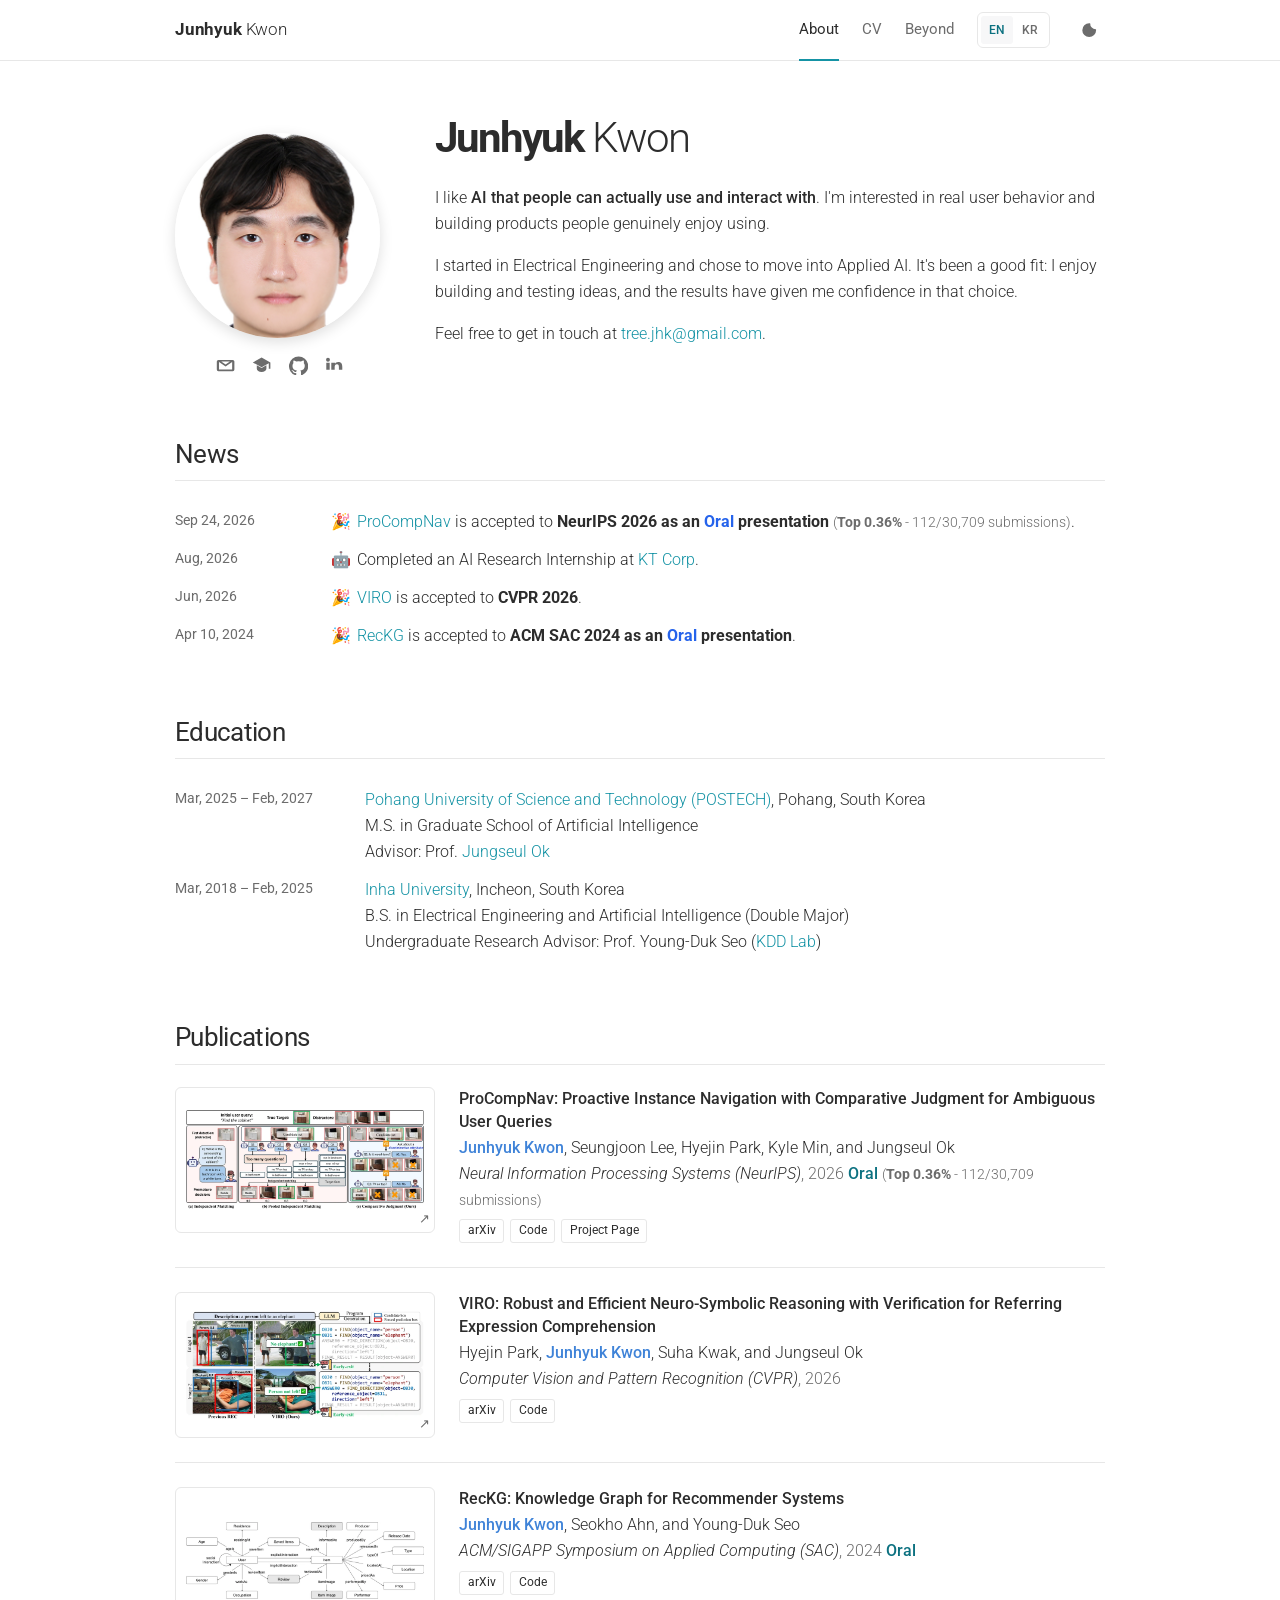
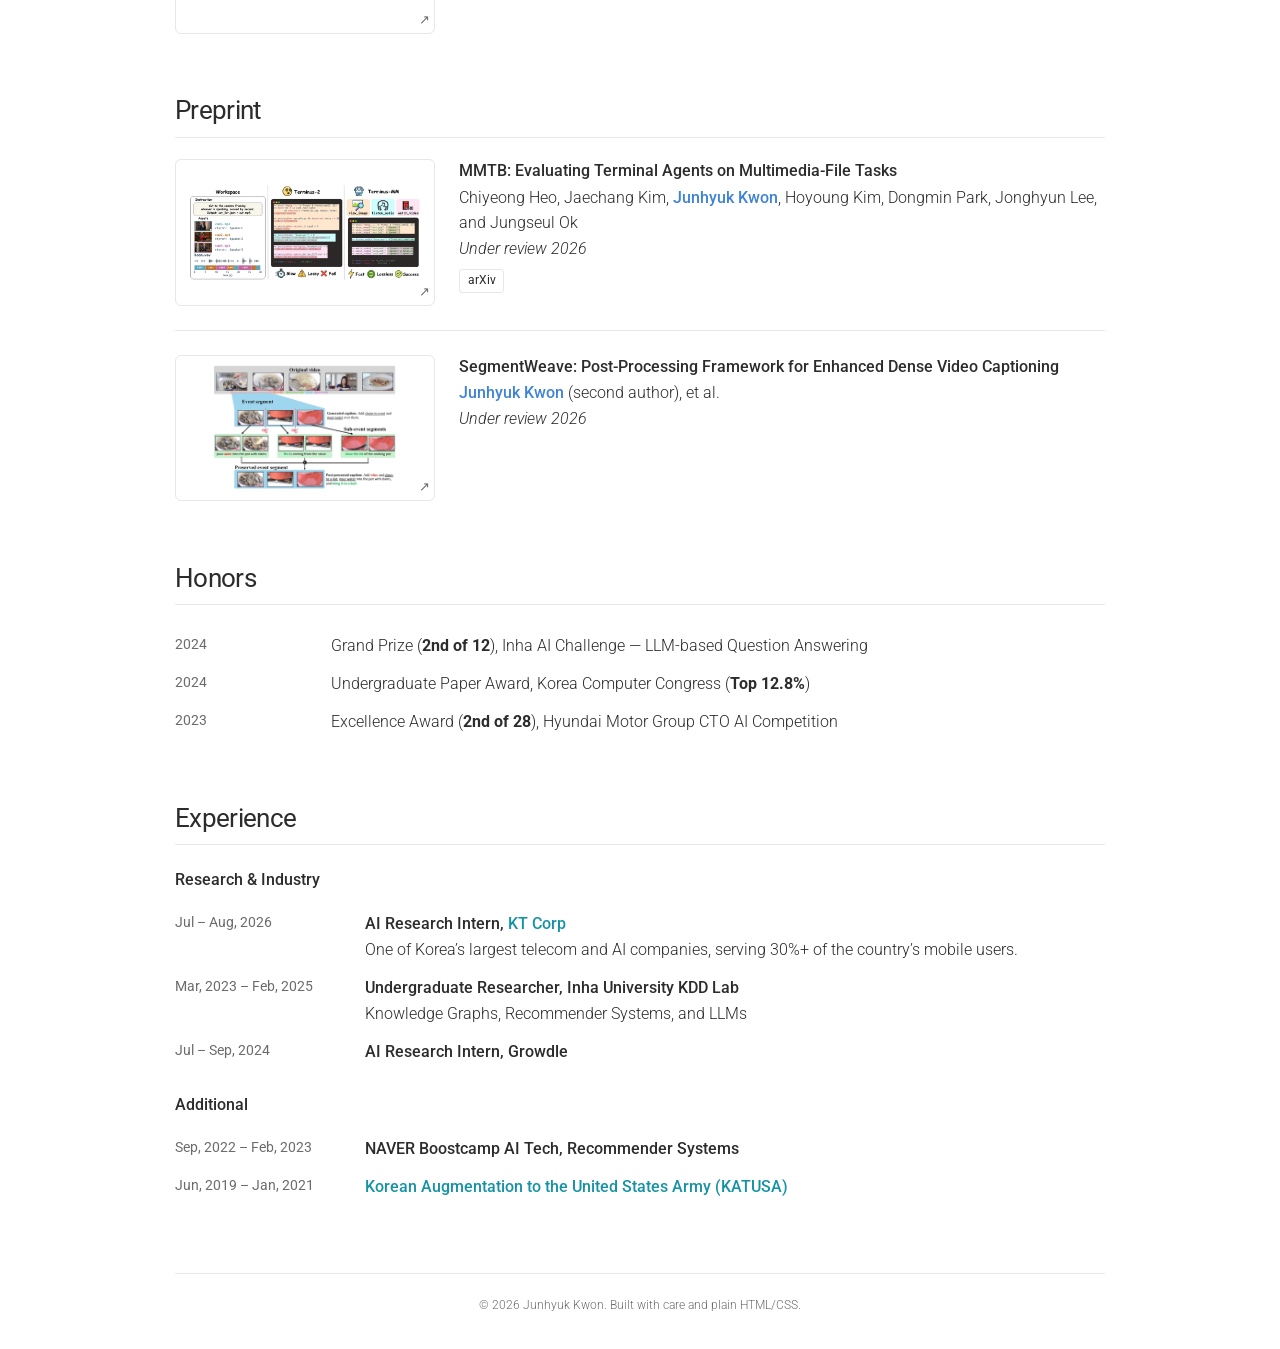
<file: index.html>
<!doctype html>
<html lang="en">
  <head>
    <meta charset="utf-8">
    <meta name="viewport" content="width=device-width, initial-scale=1">
    <meta name="theme-color" content="#ffffff">
    <meta name="description" content="Junhyuk Kwon works on AI that people can use and interact with, from recommender systems to multimodal agents.">
    <meta name="author" content="Junhyuk Kwon">
    <meta property="og:type" content="website">
    <meta property="og:title" content="Junhyuk Kwon">
    <meta property="og:description" content="AI that people can use and interact with, from recommender systems to multimodal agents.">
    <meta property="og:image" content="https://tree-jhk.github.io/assets/img/junhyuk_kwon.jpg">
    <meta property="og:url" content="https://tree-jhk.github.io/">
    <meta property="og:locale" content="en_US">
    <meta property="og:locale:alternate" content="ko_KR">
    <title>Junhyuk Kwon</title>
    <link rel="canonical" href="https://tree-jhk.github.io/">
    <link rel="alternate" hreflang="en" href="https://tree-jhk.github.io/">
    <link rel="alternate" hreflang="ko" href="https://tree-jhk.github.io/ko/">
    <link rel="alternate" hreflang="x-default" href="https://tree-jhk.github.io/">
    <link rel="icon" href="assets/img/favicon.svg" type="image/svg+xml">
    <link rel="preconnect" href="https://fonts.googleapis.com">
    <link rel="preconnect" href="https://fonts.gstatic.com" crossorigin>
    <link href="https://fonts.googleapis.com/css2?family=Roboto:wght@300;400;500;700&display=swap" rel="stylesheet">
    <link rel="stylesheet" href="assets/css/main.css">
    <script src="assets/js/theme.js"></script>
    <script type="application/ld+json">
      {
        "@context": "https://schema.org",
        "@type": "Person",
        "name": "Junhyuk Kwon",
        "url": "https://tree-jhk.github.io/",
        "image": "https://tree-jhk.github.io/assets/img/junhyuk_kwon.jpg",
        "email": "mailto:tree.jhk@gmail.com",
        "affiliation": {
          "@type": "CollegeOrUniversity",
          "name": "Pohang University of Science and Technology"
        },
        "sameAs": [
          "https://github.com/tree-jhk",
          "https://scholar.google.com/citations?user=GIAYe2gAAAAJ",
          "https://www.linkedin.com/in/tree-jhk/"
        ]
      }
    </script>
  </head>
  <body>
    <header class="site-header">
      <nav class="nav container" aria-label="Main navigation">
        <a class="brand" href="#about" aria-label="Junhyuk Kwon home"><strong>Junhyuk</strong> Kwon</a>
        <div class="nav-links">
          <a class="active" href="#about" data-i18n="nav.about" aria-current="page">About</a>
          <a href="assets/pdf/CV.pdf" target="_blank" rel="noopener">CV</a>
          <a href="/beyond/" data-nav="beyond" data-i18n="nav.beyond">Beyond</a>
          <div class="language-switch" role="group" aria-label="Language">
            <a class="language-option" href="/" lang="en" hreflang="en" aria-label="English" aria-current="page">EN</a>
            <a class="language-option" href="/ko/" lang="ko" hreflang="ko" aria-label="한국어">KR</a>
          </div>
          <button class="theme-toggle" type="button" aria-label="Toggle dark mode" title="Toggle dark mode">
            <svg aria-hidden="true" viewBox="0 0 24 24"><path d="M12 3a9 9 0 1 0 9 9c0-.46-.04-.92-.1-1.36A7 7 0 0 1 13.36 3.1C12.92 3.04 12.46 3 12 3Z"/></svg>
          </button>
        </div>
      </nav>
    </header>

    <main class="container">
      <section id="about" class="about-section">
        <div class="profile-wrap">
          <img class="profile-photo" src="assets/img/junhyuk_kwon.jpg" alt="Portrait of Junhyuk Kwon" width="413" height="531">
          <div class="social-links" aria-label="Social links">
            <a href="mailto:tree.jhk@gmail.com" aria-label="Email" title="Email">
              <svg aria-hidden="true" viewBox="0 0 24 24"><path d="M3 5h18a2 2 0 0 1 2 2v10a2 2 0 0 1-2 2H3a2 2 0 0 1-2-2V7a2 2 0 0 1 2-2Zm9 8L3.8 7.5v9.4h16.4V7.5L12 13Zm0-2.4L17.4 7H6.6l5.4 3.6Z"/></svg>
            </a>
            <a href="https://scholar.google.com/citations?user=GIAYe2gAAAAJ&amp;hl=en" target="_blank" rel="noopener" aria-label="Google Scholar" title="Google Scholar">
              <svg aria-hidden="true" viewBox="0 0 24 24"><path d="M12 2 1 8l11 6 9-4.91V16h2V8L12 2Zm-6 9.65V16c0 2.21 2.69 4 6 4s6-1.79 6-4v-4.35L12 15l-6-3.35Z"/></svg>
            </a>
            <a href="https://github.com/tree-jhk" target="_blank" rel="noopener" aria-label="GitHub" title="GitHub">
              <svg aria-hidden="true" viewBox="0 0 24 24"><path d="M12 .7a12 12 0 0 0-3.79 23.39c.6.11.82-.26.82-.58v-2.24c-3.34.73-4.04-1.42-4.04-1.42-.55-1.39-1.33-1.76-1.33-1.76-1.09-.74.08-.73.08-.73 1.2.09 1.84 1.24 1.84 1.24 1.07 1.84 2.81 1.31 3.5 1 .11-.78.42-1.31.76-1.61-2.67-.3-5.47-1.33-5.47-5.93 0-1.31.47-2.38 1.24-3.22-.12-.3-.54-1.52.12-3.18 0 0 1.01-.32 3.3 1.23a11.5 11.5 0 0 1 6 0c2.29-1.55 3.3-1.23 3.3-1.23.66 1.66.24 2.88.12 3.18a4.64 4.64 0 0 1 1.24 3.22c0 4.61-2.81 5.62-5.48 5.92.43.37.81 1.1.81 2.22v3.3c0 .32.22.7.83.58A12 12 0 0 0 12 .7Z"/></svg>
            </a>
            <a href="https://www.linkedin.com/in/tree-jhk/" target="_blank" rel="noopener" aria-label="LinkedIn" title="LinkedIn">
              <svg aria-hidden="true" viewBox="0 0 24 24"><path d="M5.34 3.5A2.84 2.84 0 1 1 5.34 9.2a2.84 2.84 0 0 1 0-5.69ZM2.88 10.75H7.8V21H2.88V10.75Zm7.93 0h4.72v1.4h.07c.66-1.24 2.26-2.55 4.65-2.55 4.98 0 5.9 3.28 5.9 7.54V21h-4.92v-3.42c0-2.05-.04-4.69-2.86-4.69-2.86 0-3.3 2.23-3.3 4.54V21h-4.92V10.75h.66Z" transform="scale(.86) translate(-1 -1)"/></svg>
            </a>
          </div>
        </div>

        <div class="bio">
          <h1><strong>Junhyuk</strong> Kwon</h1>
          <p data-i18n="bio.research">
            I like <strong>AI that people can actually use and interact with</strong>.
            I'm interested in real user behavior and building products people genuinely enjoy using.
          </p>
          <p data-i18n="bio.journey">
            I started in Electrical Engineering and chose to move into Applied AI. It's been a good fit:
            I enjoy building and testing ideas, and the results have given me confidence in that choice.
          </p>
          <p data-i18n="bio.contact">
            Feel free to get in touch at
            <a href="mailto:tree.jhk@gmail.com">tree.jhk@gmail.com</a>.
          </p>
        </div>
      </section>

      <section id="news" class="content-section">
        <h2 data-i18n="section.news">News</h2>
        <div class="table-wrap">
          <table class="timeline-table">
            <tbody>
              <tr>
                <th><time datetime="2026-09-24">Sep 24, 2026</time></th>
                <td data-i18n="news.procompnav"><span class="news-icon" aria-hidden="true">🎉</span><a href="https://arxiv.org/abs/2605.06223" target="_blank" rel="noopener">ProCompNav</a> is accepted to <strong>NeurIPS 2026 as an <span class="news-oral">Oral</span> presentation</strong> <span class="selection-rate">(<strong>Top 0.36%</strong> - 112/30,709 submissions)</span>.</td>
              </tr>
              <tr>
                <th><time datetime="2026-08">Aug, 2026</time></th>
                <td data-i18n="news.kt"><span class="news-icon" aria-hidden="true">🤖</span>Completed an AI Research Internship at <a href="https://corp.kt.com/eng/html/intro/main.html" target="_blank" rel="noopener">KT Corp</a>.</td>
              </tr>
              <tr>
                <th><time datetime="2026-06">Jun, 2026</time></th>
                <td data-i18n="news.viro"><span class="news-icon" aria-hidden="true">🎉</span><a href="https://arxiv.org/abs/2601.12781" target="_blank" rel="noopener">VIRO</a> is accepted to <strong>CVPR 2026</strong>.</td>
              </tr>
              <tr>
                <th><time datetime="2024-04-10">Apr 10, 2024</time></th>
                <td data-i18n="news.reckg"><span class="news-icon" aria-hidden="true">🎉</span><a href="https://arxiv.org/abs/2501.03598" target="_blank" rel="noopener">RecKG</a> is accepted to <strong>ACM SAC 2024 as an <span class="news-oral">Oral</span> presentation</strong>.</td>
              </tr>
            </tbody>
          </table>
        </div>
      </section>

      <section id="education" class="content-section">
        <h2 data-i18n="section.education">Education</h2>
        <div class="table-wrap">
          <table class="timeline-table education-table">
            <tbody>
              <tr>
                <th>Mar, 2025 – Feb, 2027</th>
                <td data-i18n="education.postech">
                  <a href="https://www.postech.ac.kr/eng/" target="_blank" rel="noopener">Pohang University of Science and Technology (POSTECH)</a>, Pohang, South Korea<br>
                  M.S. in Graduate School of Artificial Intelligence<br>
                  Advisor: Prof. <a href="https://sites.google.com/view/jungseulok" target="_blank" rel="noopener">Jungseul Ok</a>
                </td>
              </tr>
              <tr>
                <th>Mar, 2018 – Feb, 2025</th>
                <td data-i18n="education.inha">
                  <a href="https://www.inha.ac.kr/eng/" target="_blank" rel="noopener">Inha University</a>, Incheon, South Korea<br>
                  B.S. in Electrical Engineering and Artificial Intelligence (Double Major)<br>
                  Undergraduate Research Advisor: Prof. Young-Duk Seo (<a href="https://sites.google.com/view/kdd-lab" target="_blank" rel="noopener">KDD Lab</a>)
                </td>
              </tr>
            </tbody>
          </table>
        </div>
      </section>

      <section id="publications" class="content-section publications">
        <h2 data-i18n="section.publications">Publications</h2>

        <ol class="publication-list">
          <li class="publication-card">
            <a class="paper-figure" href="assets/img/papers/procompnav-figure1.png" target="_blank" rel="noopener" aria-label="View ProCompNav Figure 1 at full size">
              <img src="assets/img/papers/procompnav-figure1.webp" alt="ProCompNav Figure 1: comparing independent matching with comparative questions to identify the intended target." width="800" height="330" loading="lazy" decoding="async">
            </a>
            <div class="paper-details">
              <div class="paper-title">ProCompNav: Proactive Instance Navigation with Comparative Judgment for Ambiguous User Queries</div>
              <div class="authors"><strong>Junhyuk Kwon</strong>, Seungjoon Lee, Hyejin Park, Kyle Min, and Jungseul Ok</div>
              <div class="venue"><em>Neural Information Processing Systems (NeurIPS)</em>, 2026 <span class="highlight">Oral</span> <span class="selection-rate">(<strong>Top 0.36%</strong> - 112/30,709 submissions)</span></div>
              <div class="paper-links">
                <a href="https://arxiv.org/abs/2605.06223" target="_blank" rel="noopener">arXiv</a>
                <a href="https://github.com/tree-jhk/procompnav" target="_blank" rel="noopener" data-i18n="link.code">Code</a>
                <a href="https://tree-jhk.github.io/procompnav/" target="_blank" rel="noopener" data-i18n="link.project">Project Page</a>
              </div>
            </div>
          </li>
          <li class="publication-card">
            <a class="paper-figure" href="assets/img/papers/viro-figure1.png" target="_blank" rel="noopener" aria-label="View VIRO Figure 1 at full size">
              <img src="assets/img/papers/viro-figure1.webp" alt="VIRO Figure 1: verifying intermediate reasoning steps prevents false predictions when the target is absent." width="800" height="365" loading="lazy" decoding="async">
            </a>
            <div class="paper-details">
              <div class="paper-title">VIRO: Robust and Efficient Neuro-Symbolic Reasoning with Verification for Referring Expression Comprehension</div>
              <div class="authors">Hyejin Park, <strong>Junhyuk Kwon</strong>, Suha Kwak, and Jungseul Ok</div>
              <div class="venue"><em>Computer Vision and Pattern Recognition (CVPR)</em>, 2026</div>
              <div class="paper-links">
                <a href="https://arxiv.org/abs/2601.12781" target="_blank" rel="noopener">arXiv</a>
                <a href="https://github.com/ml-postech/VIRO-neuro-symbolic-reasoning-with-verification" target="_blank" rel="noopener" data-i18n="link.code">Code</a>
              </div>
            </div>
          </li>
          <li class="publication-card">
            <a class="paper-figure" href="assets/img/papers/reckg-figure1.png" target="_blank" rel="noopener" aria-label="View RecKG Figure 1 at full size">
              <img src="assets/img/papers/reckg-figure1.webp" alt="RecKG Figure 1: a knowledge graph linking users, items, attributes, and their interactions." width="800" height="260" loading="lazy" decoding="async">
            </a>
            <div class="paper-details">
              <div class="paper-title">RecKG: Knowledge Graph for Recommender Systems</div>
              <div class="authors"><strong>Junhyuk Kwon</strong>, Seokho Ahn, and Young-Duk Seo</div>
              <div class="venue"><em>ACM/SIGAPP Symposium on Applied Computing (SAC)</em>, 2024 <span class="highlight">Oral</span></div>
              <div class="paper-links">
                <a href="https://arxiv.org/abs/2501.03598" target="_blank" rel="noopener">arXiv</a>
                <a href="https://github.com/tree-jhk/RecKG" target="_blank" rel="noopener" data-i18n="link.code">Code</a>
              </div>
            </div>
          </li>
        </ol>
      </section>

      <section id="preprint" class="content-section publications">
        <h2 data-i18n="section.preprint">Preprint</h2>
        <ol class="publication-list">
          <li class="publication-card">
            <a class="paper-figure" href="assets/img/papers/mmtb-figure1.png" target="_blank" rel="noopener" aria-label="View MMTB Figure 1 at full size">
              <img src="assets/img/papers/mmtb-figure1.webp" alt="MMTB Figure 1: multimedia terminal agents combine evidence from video and audio files to produce an edited artifact." width="800" height="334" loading="lazy" decoding="async">
            </a>
            <div class="paper-details">
              <div class="paper-title">MMTB: Evaluating Terminal Agents on Multimedia-File Tasks</div>
              <div class="authors">Chiyeong Heo, Jaechang Kim, <strong>Junhyuk Kwon</strong>, Hoyoung Kim, Dongmin Park, Jonghyun Lee, and Jungseul Ok</div>
              <div class="venue" data-i18n="paper.underReview"><em>Under review 2026</em></div>
              <div class="paper-links">
                <a href="https://arxiv.org/abs/2605.10966" target="_blank" rel="noopener">arXiv</a>
              </div>
            </div>
          </li>
          <li class="publication-card">
            <a class="paper-figure" href="assets/img/papers/segmentweave-figure1.png" target="_blank" rel="noopener" aria-label="View SegmentWeave Figure 1 at full size">
              <img src="assets/img/papers/segmentweave-figure1.webp" alt="SegmentWeave Figure 1: sub-event captions recover visual details missed by the original dense video caption." width="800" height="541" loading="lazy" decoding="async">
            </a>
            <div class="paper-details">
              <div class="paper-title">SegmentWeave: Post-Processing Framework for Enhanced Dense Video Captioning</div>
              <div class="authors" data-i18n="paper.segmentweaveAuthors"><strong>Junhyuk Kwon</strong> (second author), et al.</div>
              <div class="venue" data-i18n="paper.underReview"><em>Under review 2026</em></div>
            </div>
          </li>
        </ol>
      </section>

      <section id="honors" class="content-section">
        <h2 data-i18n="section.honors">Honors</h2>
        <div class="table-wrap">
          <table class="timeline-table">
            <tbody>
              <tr><th>2024</th><td data-i18n="honors.inha">Grand Prize (<strong>2nd of 12</strong>), Inha AI Challenge — LLM-based Question Answering</td></tr>
              <tr><th>2024</th><td data-i18n="honors.kcc">Undergraduate Paper Award, Korea Computer Congress (<strong>Top 12.8%</strong>)</td></tr>
              <tr><th>2023</th><td data-i18n="honors.hyundai">Excellence Award (<strong>2nd of 28</strong>), Hyundai Motor Group CTO AI Competition</td></tr>
            </tbody>
          </table>
        </div>
      </section>

      <section id="experience" class="content-section">
        <h2 data-i18n="section.experience">Experience</h2>
        <div class="experience-group">
          <h3 data-i18n="experience.research">Research &amp; Industry</h3>
          <div class="table-wrap">
            <table class="timeline-table experience-table">
              <tbody>
                <tr>
                  <th>Jul – Aug, 2026</th>
                  <td data-i18n="experience.kt"><strong>AI Research Intern, <a href="https://corp.kt.com/eng/html/intro/main.html" target="_blank" rel="noopener">KT Corp</a></strong><br>One of Korea’s largest telecom and AI companies, serving 30%+ of the country’s mobile users.</td>
                </tr>
                <tr>
                  <th>Mar, 2023 – Feb, 2025</th>
                  <td data-i18n="experience.inha"><strong>Undergraduate Researcher, Inha University KDD Lab</strong><br>Knowledge Graphs, Recommender Systems, and LLMs</td>
                </tr>
                <tr>
                  <th>Jul – Sep, 2024</th>
                  <td data-i18n="experience.growdle"><strong>AI Research Intern, Growdle</strong></td>
                </tr>
              </tbody>
            </table>
          </div>
        </div>
        <div class="experience-group">
          <h3 data-i18n="experience.additional">Additional</h3>
          <div class="table-wrap">
            <table class="timeline-table experience-table">
              <tbody>
                <tr>
                  <th>Sep, 2022 – Feb, 2023</th>
                  <td data-i18n="experience.boostcamp"><strong>NAVER Boostcamp AI Tech, Recommender Systems</strong></td>
                </tr>
                <tr>
                  <th>Jun, 2019 – Jan, 2021</th>
                  <td data-i18n="experience.katusa"><strong><a href="https://8tharmy.korea.army.mil/site/about/katusa-soldier-program.asp" target="_blank" rel="noopener">Korean Augmentation to the United States Army (KATUSA)</a></strong></td>
                </tr>
              </tbody>
            </table>
          </div>
        </div>
      </section>
    </main>

    <footer class="container">
      <p data-i18n="footer">© <span id="year">2026</span> Junhyuk Kwon. Built with care and plain HTML/CSS.</p>
    </footer>
    <script src="assets/js/main.js"></script>
  </body>
</html>
</file>
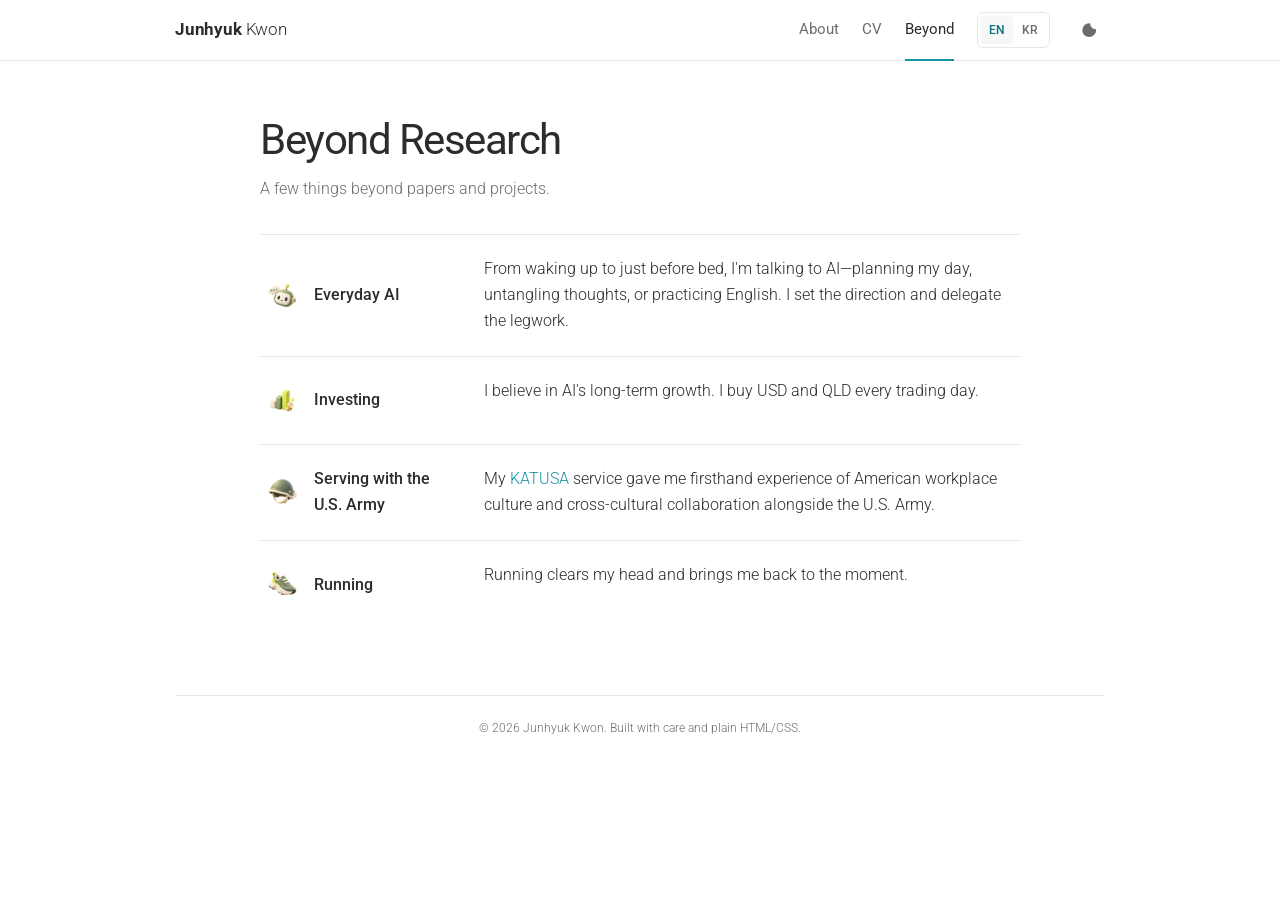
<file: beyond/index.html>
<!doctype html>
<html lang="en">
  <head>
    <meta charset="utf-8">
    <meta name="viewport" content="width=device-width, initial-scale=1">
    <meta name="theme-color" content="#ffffff">
    <meta name="description" content="A few things about Junhyuk Kwon beyond papers and projects.">
    <meta name="author" content="Junhyuk Kwon">
    <meta property="og:type" content="website">
    <meta property="og:title" content="Beyond Research | Junhyuk Kwon">
    <meta property="og:description" content="A few things about Junhyuk Kwon beyond papers and projects.">
    <meta property="og:image" content="https://tree-jhk.github.io/assets/img/junhyuk_kwon.jpg">
    <meta property="og:url" content="https://tree-jhk.github.io/beyond/">
    <meta property="og:locale" content="en_US">
    <meta property="og:locale:alternate" content="ko_KR">
    <title>Beyond Research | Junhyuk Kwon</title>
    <link rel="canonical" href="https://tree-jhk.github.io/beyond/">
    <link rel="alternate" hreflang="en" href="https://tree-jhk.github.io/beyond/">
    <link rel="alternate" hreflang="ko" href="https://tree-jhk.github.io/ko/beyond/">
    <link rel="alternate" hreflang="x-default" href="https://tree-jhk.github.io/beyond/">
    <link rel="icon" href="../assets/img/favicon.svg" type="image/svg+xml">
    <link rel="preconnect" href="https://fonts.googleapis.com">
    <link rel="preconnect" href="https://fonts.gstatic.com" crossorigin>
    <link href="https://fonts.googleapis.com/css2?family=Roboto:wght@300;400;500;700&display=swap" rel="stylesheet">
    <link rel="stylesheet" href="../assets/css/main.css">
    <script src="../assets/js/theme.js"></script>
  </head>
  <body>
    <header class="site-header">
      <nav class="nav container" aria-label="Main navigation">
        <a class="brand" href="/" data-nav="about" aria-label="Junhyuk Kwon home"><strong>Junhyuk</strong> Kwon</a>
        <div class="nav-links">
          <a href="/" data-nav="about" data-i18n="nav.about">About</a>
          <a href="../assets/pdf/CV.pdf" target="_blank" rel="noopener">CV</a>
          <a class="active" href="/beyond/" data-nav="beyond" data-i18n="nav.beyond" aria-current="page">Beyond</a>
          <div class="language-switch" role="group" aria-label="Language">
            <a class="language-option" href="/beyond/" lang="en" hreflang="en" aria-label="English" aria-current="page">EN</a>
            <a class="language-option" href="/ko/beyond/" lang="ko" hreflang="ko" aria-label="한국어">KR</a>
          </div>
          <button class="theme-toggle" type="button" aria-label="Toggle dark mode" title="Toggle dark mode">
            <svg aria-hidden="true" viewBox="0 0 24 24"><path d="M12 3a9 9 0 1 0 9 9c0-.46-.04-.92-.1-1.36A7 7 0 0 1 13.36 3.1C12.92 3.04 12.46 3 12 3Z"/></svg>
          </button>
        </div>
      </nav>
    </header>

    <main class="container beyond-page">
      <h1 data-i18n="beyond.title">Beyond Research</h1>
      <p class="beyond-intro" data-i18n="beyond.intro">A few things beyond papers and projects.</p>
      <dl class="beyond-list">
        <div class="beyond-item">
          <dt><img class="beyond-icon" src="../assets/img/beyond/everyday-ai.webp" alt="" aria-hidden="true" width="44" height="44" loading="lazy" decoding="async"><span data-i18n="everyday.title">Everyday AI</span></dt>
          <dd data-i18n="everyday.text">From waking up to just before bed, I'm talking to AI—planning my day, untangling thoughts, or practicing English. I set the direction and delegate the legwork.</dd>
        </div>
        <div class="beyond-item">
          <dt><img class="beyond-icon" src="../assets/img/beyond/investing.webp" alt="" aria-hidden="true" width="44" height="44" loading="lazy" decoding="async"><span data-i18n="investing.title">Investing</span></dt>
          <dd data-i18n="investing.text">I believe in AI's long-term growth. I buy USD and QLD every trading day.</dd>
        </div>
        <div class="beyond-item">
          <dt><img class="beyond-icon" src="../assets/img/beyond/military-service.webp" alt="" aria-hidden="true" width="44" height="44" loading="lazy" decoding="async"><span data-i18n="military.title">Serving with the U.S. Army</span></dt>
          <dd data-i18n="military.text">My <a href="https://8tharmy.korea.army.mil/site/about/katusa-soldier-program.asp" target="_blank" rel="noopener" title="Korean Augmentation to the United States Army">KATUSA</a> service gave me firsthand experience of American workplace culture and cross-cultural collaboration alongside the U.S. Army.</dd>
        </div>
        <div class="beyond-item">
          <dt><img class="beyond-icon" src="../assets/img/beyond/running.webp" alt="" aria-hidden="true" width="44" height="44" loading="lazy" decoding="async"><span data-i18n="running.title">Running</span></dt>
          <dd data-i18n="running.text">Running clears my head and brings me back to the moment.</dd>
        </div>
      </dl>
    </main>

    <footer class="container">
      <p data-i18n="footer">© <span id="year">2026</span> Junhyuk Kwon. Built with care and plain HTML/CSS.</p>
    </footer>
    <script src="../assets/js/main.js"></script>
  </body>
</html>
</file>
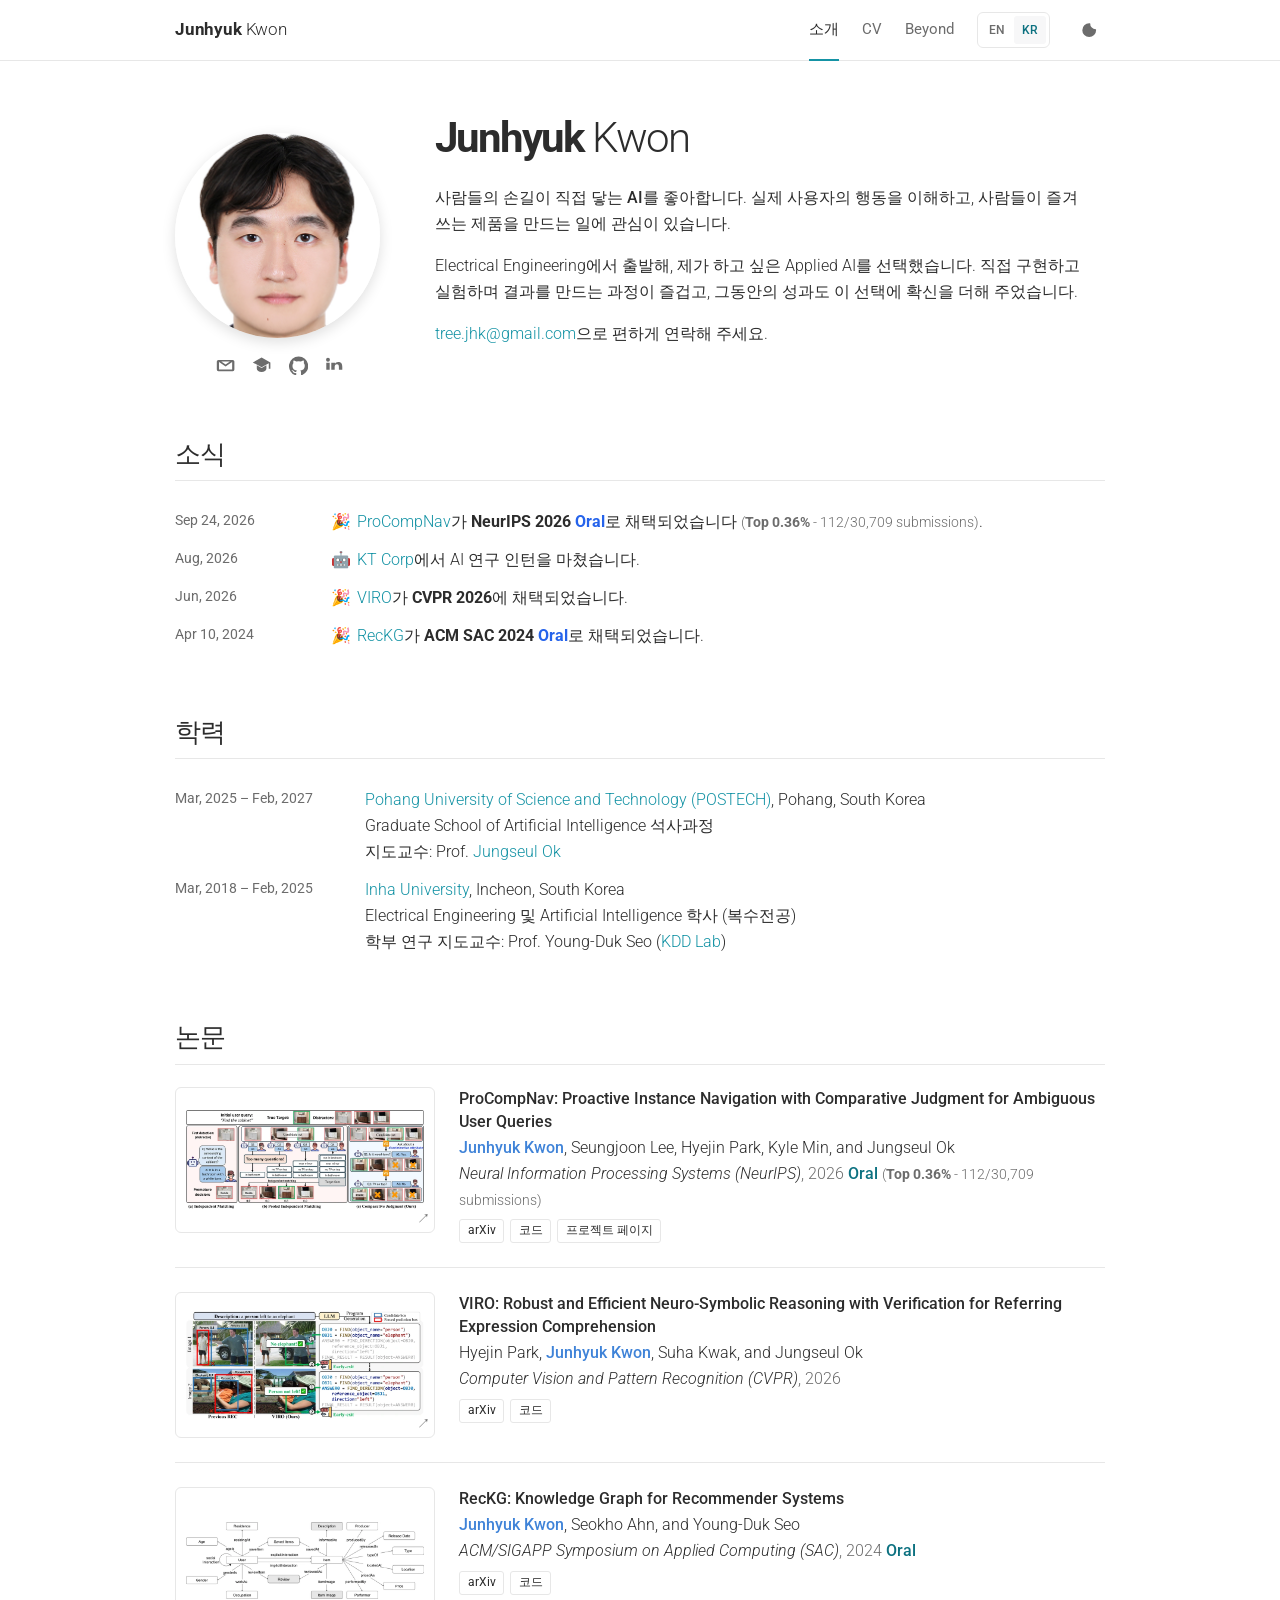
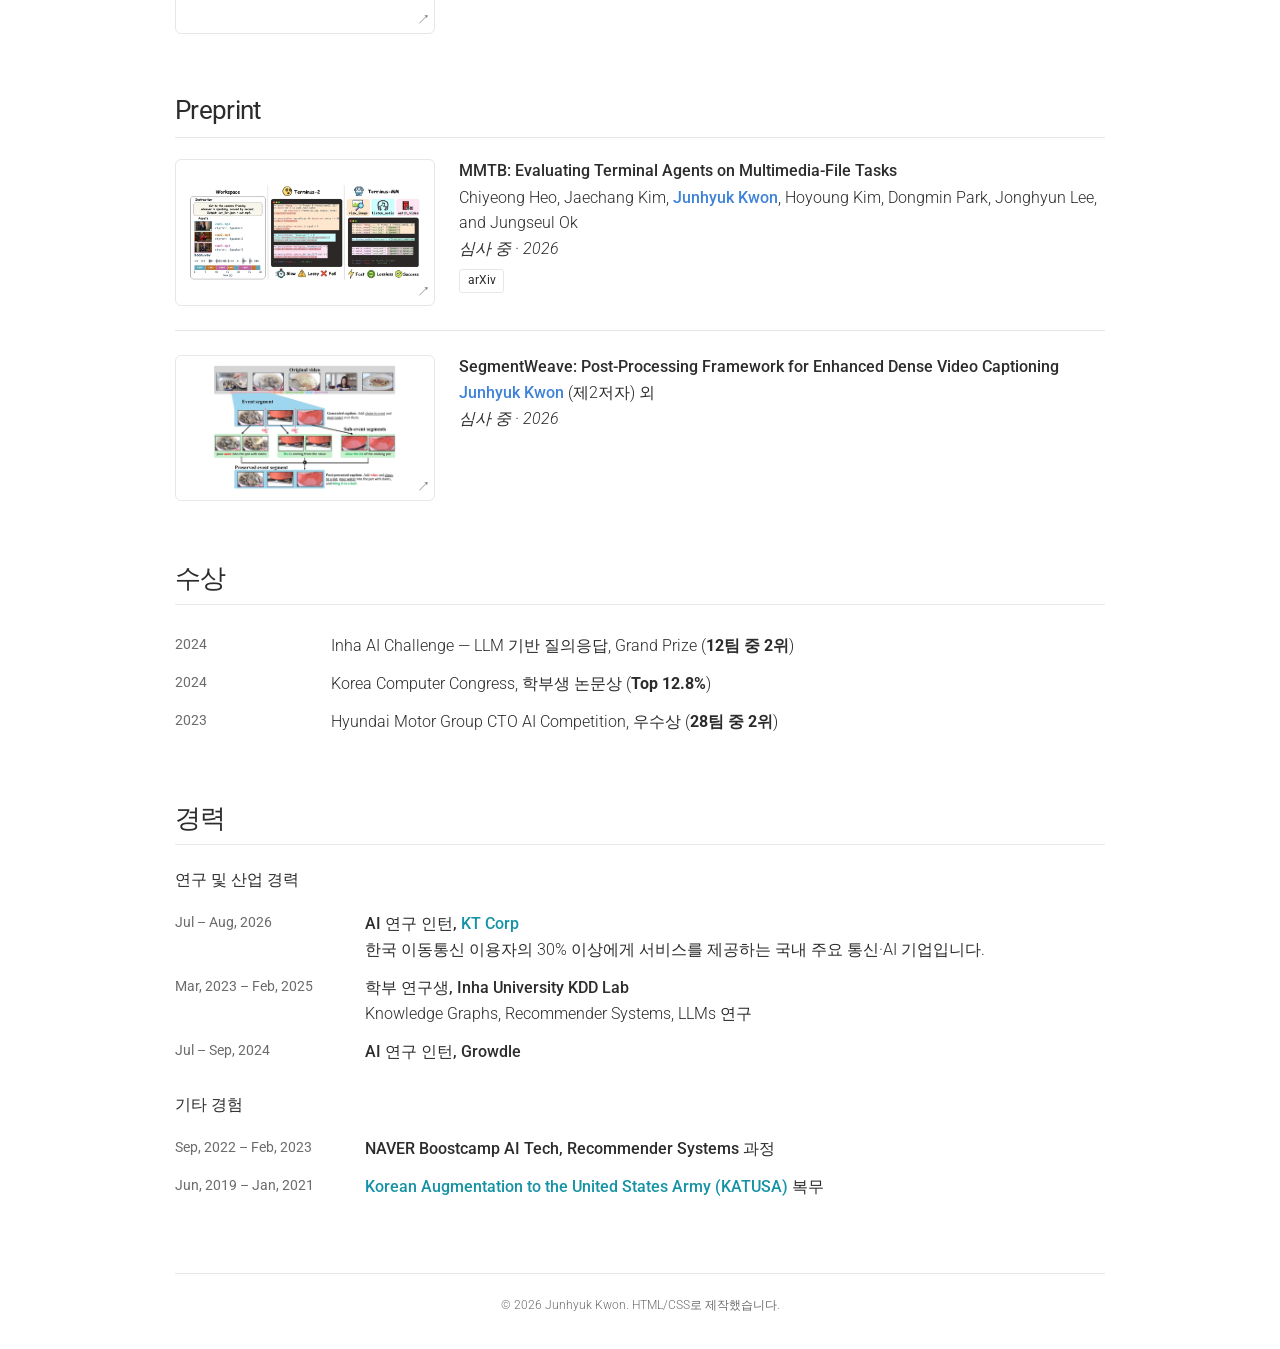
<file: ko/index.html>
<!-- Generated by scripts/build-locales.py. Edit index.html and assets/i18n/ko.json instead. -->
<!doctype html>
<html lang="ko">
  <head>
    <meta charset="utf-8">
    <meta name="viewport" content="width=device-width, initial-scale=1">
    <meta name="theme-color" content="#ffffff">
    <meta name="description" content="사람들의 손길이 직접 닿는 AI를 좋아하는 Junhyuk Kwon의 홈페이지입니다. Recommender systems와 multimodal agents를 다룹니다.">
    <meta name="author" content="Junhyuk Kwon">
    <meta property="og:type" content="website">
    <meta property="og:title" content="Junhyuk Kwon">
    <meta property="og:description" content="사람들이 직접 사용하고 상호작용하는 AI에 관심이 있습니다. Recommender systems부터 multimodal agents까지 다룹니다.">
    <meta property="og:image" content="https://tree-jhk.github.io/assets/img/junhyuk_kwon.jpg">
    <meta property="og:url" content="https://tree-jhk.github.io/ko/">
    <meta property="og:locale" content="ko_KR">
    <meta property="og:locale:alternate" content="en_US">
    <title>Junhyuk Kwon</title>
    <link rel="canonical" href="https://tree-jhk.github.io/ko/">
    <link rel="alternate" hreflang="en" href="https://tree-jhk.github.io/">
    <link rel="alternate" hreflang="ko" href="https://tree-jhk.github.io/ko/">
    <link rel="alternate" hreflang="x-default" href="https://tree-jhk.github.io/">
    <link rel="icon" href="../assets/img/favicon.svg" type="image/svg+xml">
    <link rel="preconnect" href="https://fonts.googleapis.com">
    <link rel="preconnect" href="https://fonts.gstatic.com" crossorigin>
    <link href="https://fonts.googleapis.com/css2?family=Roboto:wght@300;400;500;700&display=swap" rel="stylesheet">
    <link rel="stylesheet" href="../assets/css/main.css">
    <script src="../assets/js/theme.js"></script>
    <script type="application/ld+json">
      {
        "@context": "https://schema.org",
        "@type": "Person",
        "name": "Junhyuk Kwon",
        "url": "https://tree-jhk.github.io/",
        "image": "https://tree-jhk.github.io/assets/img/junhyuk_kwon.jpg",
        "email": "mailto:tree.jhk@gmail.com",
        "affiliation": {
          "@type": "CollegeOrUniversity",
          "name": "Pohang University of Science and Technology"
        },
        "sameAs": [
          "https://github.com/tree-jhk",
          "https://scholar.google.com/citations?user=GIAYe2gAAAAJ",
          "https://www.linkedin.com/in/tree-jhk/"
        ]
      }
    </script>
  </head>
  <body>
    <header class="site-header">
      <nav class="nav container" aria-label="주요 메뉴">
        <a class="brand" href="#about" aria-label="Junhyuk Kwon 홈"><strong>Junhyuk</strong> Kwon</a>
        <div class="nav-links">
          <a class="active" href="#about" data-i18n="nav.about" aria-current="page">소개</a>
          <a href="../assets/pdf/CV.pdf" target="_blank" rel="noopener">CV</a>
          <a href="/ko/beyond/" data-nav="beyond" data-i18n="nav.beyond">Beyond</a>
          <div class="language-switch" role="group" aria-label="언어 선택">
            <a class="language-option" href="/" lang="en" hreflang="en" aria-label="English">EN</a>
            <a class="language-option" href="/ko/" lang="ko" hreflang="ko" aria-label="한국어" aria-current="page">KR</a>
          </div>
          <button class="theme-toggle" type="button" aria-label="다크 모드 전환" title="다크 모드 전환">
            <svg aria-hidden="true" viewBox="0 0 24 24"><path d="M12 3a9 9 0 1 0 9 9c0-.46-.04-.92-.1-1.36A7 7 0 0 1 13.36 3.1C12.92 3.04 12.46 3 12 3Z"/></svg>
          </button>
        </div>
      </nav>
    </header>

    <main class="container">
      <section id="about" class="about-section">
        <div class="profile-wrap">
          <img class="profile-photo" src="../assets/img/junhyuk_kwon.jpg" alt="Junhyuk Kwon 프로필 사진" width="413" height="531">
          <div class="social-links" aria-label="연락처 및 프로필">
            <a href="mailto:tree.jhk@gmail.com" aria-label="Email" title="Email">
              <svg aria-hidden="true" viewBox="0 0 24 24"><path d="M3 5h18a2 2 0 0 1 2 2v10a2 2 0 0 1-2 2H3a2 2 0 0 1-2-2V7a2 2 0 0 1 2-2Zm9 8L3.8 7.5v9.4h16.4V7.5L12 13Zm0-2.4L17.4 7H6.6l5.4 3.6Z"/></svg>
            </a>
            <a href="https://scholar.google.com/citations?user=GIAYe2gAAAAJ&amp;hl=en" target="_blank" rel="noopener" aria-label="Google Scholar" title="Google Scholar">
              <svg aria-hidden="true" viewBox="0 0 24 24"><path d="M12 2 1 8l11 6 9-4.91V16h2V8L12 2Zm-6 9.65V16c0 2.21 2.69 4 6 4s6-1.79 6-4v-4.35L12 15l-6-3.35Z"/></svg>
            </a>
            <a href="https://github.com/tree-jhk" target="_blank" rel="noopener" aria-label="GitHub" title="GitHub">
              <svg aria-hidden="true" viewBox="0 0 24 24"><path d="M12 .7a12 12 0 0 0-3.79 23.39c.6.11.82-.26.82-.58v-2.24c-3.34.73-4.04-1.42-4.04-1.42-.55-1.39-1.33-1.76-1.33-1.76-1.09-.74.08-.73.08-.73 1.2.09 1.84 1.24 1.84 1.24 1.07 1.84 2.81 1.31 3.5 1 .11-.78.42-1.31.76-1.61-2.67-.3-5.47-1.33-5.47-5.93 0-1.31.47-2.38 1.24-3.22-.12-.3-.54-1.52.12-3.18 0 0 1.01-.32 3.3 1.23a11.5 11.5 0 0 1 6 0c2.29-1.55 3.3-1.23 3.3-1.23.66 1.66.24 2.88.12 3.18a4.64 4.64 0 0 1 1.24 3.22c0 4.61-2.81 5.62-5.48 5.92.43.37.81 1.1.81 2.22v3.3c0 .32.22.7.83.58A12 12 0 0 0 12 .7Z"/></svg>
            </a>
            <a href="https://www.linkedin.com/in/tree-jhk/" target="_blank" rel="noopener" aria-label="LinkedIn" title="LinkedIn">
              <svg aria-hidden="true" viewBox="0 0 24 24"><path d="M5.34 3.5A2.84 2.84 0 1 1 5.34 9.2a2.84 2.84 0 0 1 0-5.69ZM2.88 10.75H7.8V21H2.88V10.75Zm7.93 0h4.72v1.4h.07c.66-1.24 2.26-2.55 4.65-2.55 4.98 0 5.9 3.28 5.9 7.54V21h-4.92v-3.42c0-2.05-.04-4.69-2.86-4.69-2.86 0-3.3 2.23-3.3 4.54V21h-4.92V10.75h.66Z" transform="scale(.86) translate(-1 -1)"/></svg>
            </a>
          </div>
        </div>

        <div class="bio">
          <h1><strong>Junhyuk</strong> Kwon</h1>
          <p data-i18n="bio.research"><strong>사람들의 손길이 직접 닿는 AI</strong>를 좋아합니다. 실제 사용자의 행동을 이해하고, 사람들이 즐겨 쓰는 제품을 만드는 일에 관심이 있습니다.</p>
          <p data-i18n="bio.journey">Electrical Engineering에서 출발해, 제가 하고 싶은 Applied AI를 선택했습니다. 직접 구현하고 실험하며 결과를 만드는 과정이 즐겁고, 그동안의 성과도 이 선택에 확신을 더해 주었습니다.</p>
          <p data-i18n="bio.contact"><a href="mailto:tree.jhk@gmail.com">tree.jhk@gmail.com</a>으로 편하게 연락해 주세요.</p>
        </div>
      </section>

      <section id="news" class="content-section">
        <h2 data-i18n="section.news">소식</h2>
        <div class="table-wrap">
          <table class="timeline-table">
            <tbody>
              <tr>
                <th><time datetime="2026-09-24">Sep 24, 2026</time></th>
                <td data-i18n="news.procompnav"><span class="news-icon" aria-hidden="true">🎉</span><a href="https://arxiv.org/abs/2605.06223" target="_blank" rel="noopener">ProCompNav</a>가 <strong>NeurIPS 2026 <span class="news-oral">Oral</span></strong>로 채택되었습니다 <span class="selection-rate">(<strong>Top 0.36%</strong> - 112/30,709 submissions)</span>.</td>
              </tr>
              <tr>
                <th><time datetime="2026-08">Aug, 2026</time></th>
                <td data-i18n="news.kt"><span class="news-icon" aria-hidden="true">🤖</span><a href="https://corp.kt.com/eng/html/intro/main.html" target="_blank" rel="noopener">KT Corp</a>에서 AI 연구 인턴을 마쳤습니다.</td>
              </tr>
              <tr>
                <th><time datetime="2026-06">Jun, 2026</time></th>
                <td data-i18n="news.viro"><span class="news-icon" aria-hidden="true">🎉</span><a href="https://arxiv.org/abs/2601.12781" target="_blank" rel="noopener">VIRO</a>가 <strong>CVPR 2026</strong>에 채택되었습니다.</td>
              </tr>
              <tr>
                <th><time datetime="2024-04-10">Apr 10, 2024</time></th>
                <td data-i18n="news.reckg"><span class="news-icon" aria-hidden="true">🎉</span><a href="https://arxiv.org/abs/2501.03598" target="_blank" rel="noopener">RecKG</a>가 <strong>ACM SAC 2024 <span class="news-oral">Oral</span></strong>로 채택되었습니다.</td>
              </tr>
            </tbody>
          </table>
        </div>
      </section>

      <section id="education" class="content-section">
        <h2 data-i18n="section.education">학력</h2>
        <div class="table-wrap">
          <table class="timeline-table education-table">
            <tbody>
              <tr>
                <th>Mar, 2025 – Feb, 2027</th>
                <td data-i18n="education.postech"><a href="https://www.postech.ac.kr/eng/" target="_blank" rel="noopener">Pohang University of Science and Technology (POSTECH)</a>, Pohang, South Korea<br>Graduate School of Artificial Intelligence 석사과정<br>지도교수: Prof. <a href="https://sites.google.com/view/jungseulok" target="_blank" rel="noopener">Jungseul Ok</a></td>
              </tr>
              <tr>
                <th>Mar, 2018 – Feb, 2025</th>
                <td data-i18n="education.inha"><a href="https://www.inha.ac.kr/eng/" target="_blank" rel="noopener">Inha University</a>, Incheon, South Korea<br>Electrical Engineering 및 Artificial Intelligence 학사 (복수전공)<br>학부 연구 지도교수: Prof. Young-Duk Seo (<a href="https://sites.google.com/view/kdd-lab" target="_blank" rel="noopener">KDD Lab</a>)</td>
              </tr>
            </tbody>
          </table>
        </div>
      </section>

      <section id="publications" class="content-section publications">
        <h2 data-i18n="section.publications">논문</h2>

        <ol class="publication-list">
          <li class="publication-card">
            <a class="paper-figure" href="../assets/img/papers/procompnav-figure1.png" target="_blank" rel="noopener" aria-label="View ProCompNav Figure 1 at full size">
              <img src="../assets/img/papers/procompnav-figure1.webp" alt="ProCompNav Figure 1: comparing independent matching with comparative questions to identify the intended target." width="800" height="330" loading="lazy" decoding="async">
            </a>
            <div class="paper-details">
              <div class="paper-title">ProCompNav: Proactive Instance Navigation with Comparative Judgment for Ambiguous User Queries</div>
              <div class="authors"><strong>Junhyuk Kwon</strong>, Seungjoon Lee, Hyejin Park, Kyle Min, and Jungseul Ok</div>
              <div class="venue"><em>Neural Information Processing Systems (NeurIPS)</em>, 2026 <span class="highlight">Oral</span> <span class="selection-rate">(<strong>Top 0.36%</strong> - 112/30,709 submissions)</span></div>
              <div class="paper-links">
                <a href="https://arxiv.org/abs/2605.06223" target="_blank" rel="noopener">arXiv</a>
                <a href="https://github.com/tree-jhk/procompnav" target="_blank" rel="noopener" data-i18n="link.code">코드</a>
                <a href="https://tree-jhk.github.io/procompnav/" target="_blank" rel="noopener" data-i18n="link.project">프로젝트 페이지</a>
              </div>
            </div>
          </li>
          <li class="publication-card">
            <a class="paper-figure" href="../assets/img/papers/viro-figure1.png" target="_blank" rel="noopener" aria-label="View VIRO Figure 1 at full size">
              <img src="../assets/img/papers/viro-figure1.webp" alt="VIRO Figure 1: verifying intermediate reasoning steps prevents false predictions when the target is absent." width="800" height="365" loading="lazy" decoding="async">
            </a>
            <div class="paper-details">
              <div class="paper-title">VIRO: Robust and Efficient Neuro-Symbolic Reasoning with Verification for Referring Expression Comprehension</div>
              <div class="authors">Hyejin Park, <strong>Junhyuk Kwon</strong>, Suha Kwak, and Jungseul Ok</div>
              <div class="venue"><em>Computer Vision and Pattern Recognition (CVPR)</em>, 2026</div>
              <div class="paper-links">
                <a href="https://arxiv.org/abs/2601.12781" target="_blank" rel="noopener">arXiv</a>
                <a href="https://github.com/ml-postech/VIRO-neuro-symbolic-reasoning-with-verification" target="_blank" rel="noopener" data-i18n="link.code">코드</a>
              </div>
            </div>
          </li>
          <li class="publication-card">
            <a class="paper-figure" href="../assets/img/papers/reckg-figure1.png" target="_blank" rel="noopener" aria-label="View RecKG Figure 1 at full size">
              <img src="../assets/img/papers/reckg-figure1.webp" alt="RecKG Figure 1: a knowledge graph linking users, items, attributes, and their interactions." width="800" height="260" loading="lazy" decoding="async">
            </a>
            <div class="paper-details">
              <div class="paper-title">RecKG: Knowledge Graph for Recommender Systems</div>
              <div class="authors"><strong>Junhyuk Kwon</strong>, Seokho Ahn, and Young-Duk Seo</div>
              <div class="venue"><em>ACM/SIGAPP Symposium on Applied Computing (SAC)</em>, 2024 <span class="highlight">Oral</span></div>
              <div class="paper-links">
                <a href="https://arxiv.org/abs/2501.03598" target="_blank" rel="noopener">arXiv</a>
                <a href="https://github.com/tree-jhk/RecKG" target="_blank" rel="noopener" data-i18n="link.code">코드</a>
              </div>
            </div>
          </li>
        </ol>
      </section>

      <section id="preprint" class="content-section publications">
        <h2 data-i18n="section.preprint">Preprint</h2>
        <ol class="publication-list">
          <li class="publication-card">
            <a class="paper-figure" href="../assets/img/papers/mmtb-figure1.png" target="_blank" rel="noopener" aria-label="View MMTB Figure 1 at full size">
              <img src="../assets/img/papers/mmtb-figure1.webp" alt="MMTB Figure 1: multimedia terminal agents combine evidence from video and audio files to produce an edited artifact." width="800" height="334" loading="lazy" decoding="async">
            </a>
            <div class="paper-details">
              <div class="paper-title">MMTB: Evaluating Terminal Agents on Multimedia-File Tasks</div>
              <div class="authors">Chiyeong Heo, Jaechang Kim, <strong>Junhyuk Kwon</strong>, Hoyoung Kim, Dongmin Park, Jonghyun Lee, and Jungseul Ok</div>
              <div class="venue" data-i18n="paper.underReview"><em>심사 중 · 2026</em></div>
              <div class="paper-links">
                <a href="https://arxiv.org/abs/2605.10966" target="_blank" rel="noopener">arXiv</a>
              </div>
            </div>
          </li>
          <li class="publication-card">
            <a class="paper-figure" href="../assets/img/papers/segmentweave-figure1.png" target="_blank" rel="noopener" aria-label="View SegmentWeave Figure 1 at full size">
              <img src="../assets/img/papers/segmentweave-figure1.webp" alt="SegmentWeave Figure 1: sub-event captions recover visual details missed by the original dense video caption." width="800" height="541" loading="lazy" decoding="async">
            </a>
            <div class="paper-details">
              <div class="paper-title">SegmentWeave: Post-Processing Framework for Enhanced Dense Video Captioning</div>
              <div class="authors" data-i18n="paper.segmentweaveAuthors"><strong>Junhyuk Kwon</strong> (제2저자) 외</div>
              <div class="venue" data-i18n="paper.underReview"><em>심사 중 · 2026</em></div>
            </div>
          </li>
        </ol>
      </section>

      <section id="honors" class="content-section">
        <h2 data-i18n="section.honors">수상</h2>
        <div class="table-wrap">
          <table class="timeline-table">
            <tbody>
              <tr><th>2024</th><td data-i18n="honors.inha">Inha AI Challenge — LLM 기반 질의응답, Grand Prize (<strong>12팀 중 2위</strong>)</td></tr>
              <tr><th>2024</th><td data-i18n="honors.kcc">Korea Computer Congress, 학부생 논문상 (<strong>Top 12.8%</strong>)</td></tr>
              <tr><th>2023</th><td data-i18n="honors.hyundai">Hyundai Motor Group CTO AI Competition, 우수상 (<strong>28팀 중 2위</strong>)</td></tr>
            </tbody>
          </table>
        </div>
      </section>

      <section id="experience" class="content-section">
        <h2 data-i18n="section.experience">경력</h2>
        <div class="experience-group">
          <h3 data-i18n="experience.research">연구 및 산업 경력</h3>
          <div class="table-wrap">
            <table class="timeline-table experience-table">
              <tbody>
                <tr>
                  <th>Jul – Aug, 2026</th>
                  <td data-i18n="experience.kt"><strong>AI 연구 인턴, <a href="https://corp.kt.com/eng/html/intro/main.html" target="_blank" rel="noopener">KT Corp</a></strong><br>한국 이동통신 이용자의 30% 이상에게 서비스를 제공하는 국내 주요 통신·AI 기업입니다.</td>
                </tr>
                <tr>
                  <th>Mar, 2023 – Feb, 2025</th>
                  <td data-i18n="experience.inha"><strong>학부 연구생, Inha University KDD Lab</strong><br>Knowledge Graphs, Recommender Systems, LLMs 연구</td>
                </tr>
                <tr>
                  <th>Jul – Sep, 2024</th>
                  <td data-i18n="experience.growdle"><strong>AI 연구 인턴, Growdle</strong></td>
                </tr>
              </tbody>
            </table>
          </div>
        </div>
        <div class="experience-group">
          <h3 data-i18n="experience.additional">기타 경험</h3>
          <div class="table-wrap">
            <table class="timeline-table experience-table">
              <tbody>
                <tr>
                  <th>Sep, 2022 – Feb, 2023</th>
                  <td data-i18n="experience.boostcamp"><strong>NAVER Boostcamp AI Tech, Recommender Systems 과정</strong></td>
                </tr>
                <tr>
                  <th>Jun, 2019 – Jan, 2021</th>
                  <td data-i18n="experience.katusa"><strong><a href="https://8tharmy.korea.army.mil/site/about/katusa-soldier-program.asp" target="_blank" rel="noopener">Korean Augmentation to the United States Army (KATUSA)</a> 복무</strong></td>
                </tr>
              </tbody>
            </table>
          </div>
        </div>
      </section>
    </main>

    <footer class="container">
      <p data-i18n="footer">© <span id="year">2026</span> Junhyuk Kwon. HTML/CSS로 제작했습니다.</p>
    </footer>
    <script src="../assets/js/main.js"></script>
  </body>
</html>
</file>
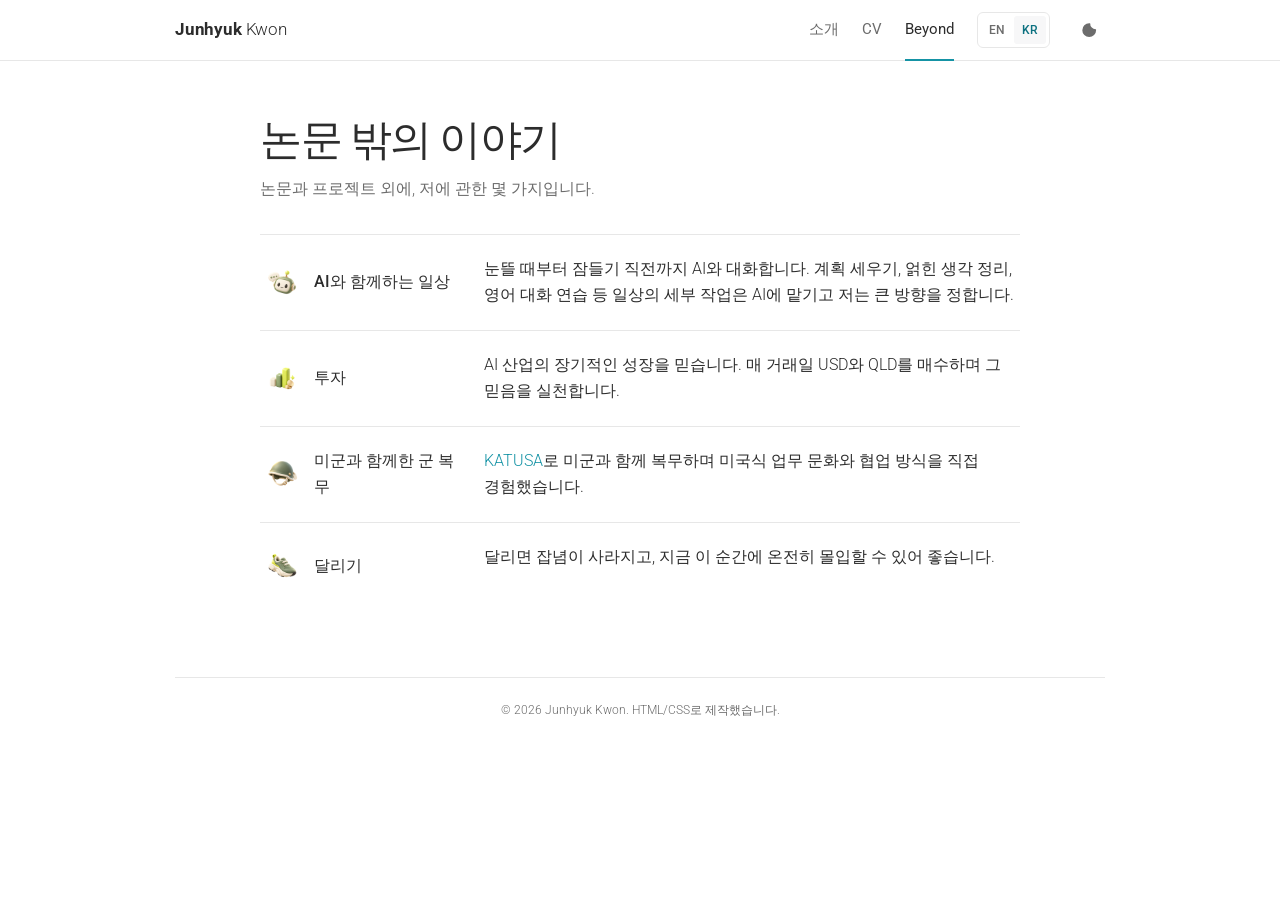
<file: ko/beyond/index.html>
<!-- Generated by scripts/build-locales.py. Edit beyond/index.html and assets/i18n/beyond.ko.json instead. -->
<!doctype html>
<html lang="ko">
  <head>
    <meta charset="utf-8">
    <meta name="viewport" content="width=device-width, initial-scale=1">
    <meta name="theme-color" content="#ffffff">
    <meta name="description" content="논문과 프로젝트 밖의 Junhyuk Kwon 이야기입니다.">
    <meta name="author" content="Junhyuk Kwon">
    <meta property="og:type" content="website">
    <meta property="og:title" content="Beyond Research | Junhyuk Kwon">
    <meta property="og:description" content="논문과 프로젝트 밖의 Junhyuk Kwon 이야기입니다.">
    <meta property="og:image" content="https://tree-jhk.github.io/assets/img/junhyuk_kwon.jpg">
    <meta property="og:url" content="https://tree-jhk.github.io/ko/beyond/">
    <meta property="og:locale" content="ko_KR">
    <meta property="og:locale:alternate" content="en_US">
    <title>Beyond Research | Junhyuk Kwon</title>
    <link rel="canonical" href="https://tree-jhk.github.io/ko/beyond/">
    <link rel="alternate" hreflang="en" href="https://tree-jhk.github.io/beyond/">
    <link rel="alternate" hreflang="ko" href="https://tree-jhk.github.io/ko/beyond/">
    <link rel="alternate" hreflang="x-default" href="https://tree-jhk.github.io/beyond/">
    <link rel="icon" href="../../assets/img/favicon.svg" type="image/svg+xml">
    <link rel="preconnect" href="https://fonts.googleapis.com">
    <link rel="preconnect" href="https://fonts.gstatic.com" crossorigin>
    <link href="https://fonts.googleapis.com/css2?family=Roboto:wght@300;400;500;700&display=swap" rel="stylesheet">
    <link rel="stylesheet" href="../../assets/css/main.css">
    <script src="../../assets/js/theme.js"></script>
  </head>
  <body>
    <header class="site-header">
      <nav class="nav container" aria-label="주요 메뉴">
        <a class="brand" href="/ko/" data-nav="about" aria-label="Junhyuk Kwon 홈"><strong>Junhyuk</strong> Kwon</a>
        <div class="nav-links">
          <a href="/ko/" data-nav="about" data-i18n="nav.about">소개</a>
          <a href="../../assets/pdf/CV.pdf" target="_blank" rel="noopener">CV</a>
          <a class="active" href="/ko/beyond/" data-nav="beyond" data-i18n="nav.beyond" aria-current="page">Beyond</a>
          <div class="language-switch" role="group" aria-label="언어 선택">
            <a class="language-option" href="/beyond/" lang="en" hreflang="en" aria-label="English">EN</a>
            <a class="language-option" href="/ko/beyond/" lang="ko" hreflang="ko" aria-label="한국어" aria-current="page">KR</a>
          </div>
          <button class="theme-toggle" type="button" aria-label="다크 모드 전환" title="다크 모드 전환">
            <svg aria-hidden="true" viewBox="0 0 24 24"><path d="M12 3a9 9 0 1 0 9 9c0-.46-.04-.92-.1-1.36A7 7 0 0 1 13.36 3.1C12.92 3.04 12.46 3 12 3Z"/></svg>
          </button>
        </div>
      </nav>
    </header>

    <main class="container beyond-page">
      <h1 data-i18n="beyond.title">논문 밖의 이야기</h1>
      <p class="beyond-intro" data-i18n="beyond.intro">논문과 프로젝트 외에, 저에 관한 몇 가지입니다.</p>
      <dl class="beyond-list">
        <div class="beyond-item">
          <dt><img class="beyond-icon" src="../../assets/img/beyond/everyday-ai.webp" alt="" aria-hidden="true" width="44" height="44" loading="lazy" decoding="async"><span data-i18n="everyday.title">AI와 함께하는 일상</span></dt>
          <dd data-i18n="everyday.text">눈뜰 때부터 잠들기 직전까지 AI와 대화합니다. 계획 세우기, 얽힌 생각 정리, 영어 대화 연습 등 일상의 세부 작업은 AI에 맡기고 저는 큰 방향을 정합니다.</dd>
        </div>
        <div class="beyond-item">
          <dt><img class="beyond-icon" src="../../assets/img/beyond/investing.webp" alt="" aria-hidden="true" width="44" height="44" loading="lazy" decoding="async"><span data-i18n="investing.title">투자</span></dt>
          <dd data-i18n="investing.text">AI 산업의 장기적인 성장을 믿습니다. 매 거래일 USD와 QLD를 매수하며 그 믿음을 실천합니다.</dd>
        </div>
        <div class="beyond-item">
          <dt><img class="beyond-icon" src="../../assets/img/beyond/military-service.webp" alt="" aria-hidden="true" width="44" height="44" loading="lazy" decoding="async"><span data-i18n="military.title">미군과 함께한 군 복무</span></dt>
          <dd data-i18n="military.text"><a href="https://8tharmy.korea.army.mil/site/about/katusa-soldier-program.asp" target="_blank" rel="noopener" title="Korean Augmentation to the United States Army">KATUSA</a>로 미군과 함께 복무하며 미국식 업무 문화와 협업 방식을 직접 경험했습니다.</dd>
        </div>
        <div class="beyond-item">
          <dt><img class="beyond-icon" src="../../assets/img/beyond/running.webp" alt="" aria-hidden="true" width="44" height="44" loading="lazy" decoding="async"><span data-i18n="running.title">달리기</span></dt>
          <dd data-i18n="running.text">달리면 잡념이 사라지고, 지금 이 순간에 온전히 몰입할 수 있어 좋습니다.</dd>
        </div>
      </dl>
    </main>

    <footer class="container">
      <p data-i18n="footer">© <span id="year">2026</span> Junhyuk Kwon. HTML/CSS로 제작했습니다.</p>
    </footer>
    <script src="../../assets/js/main.js"></script>
  </body>
</html>
</file>
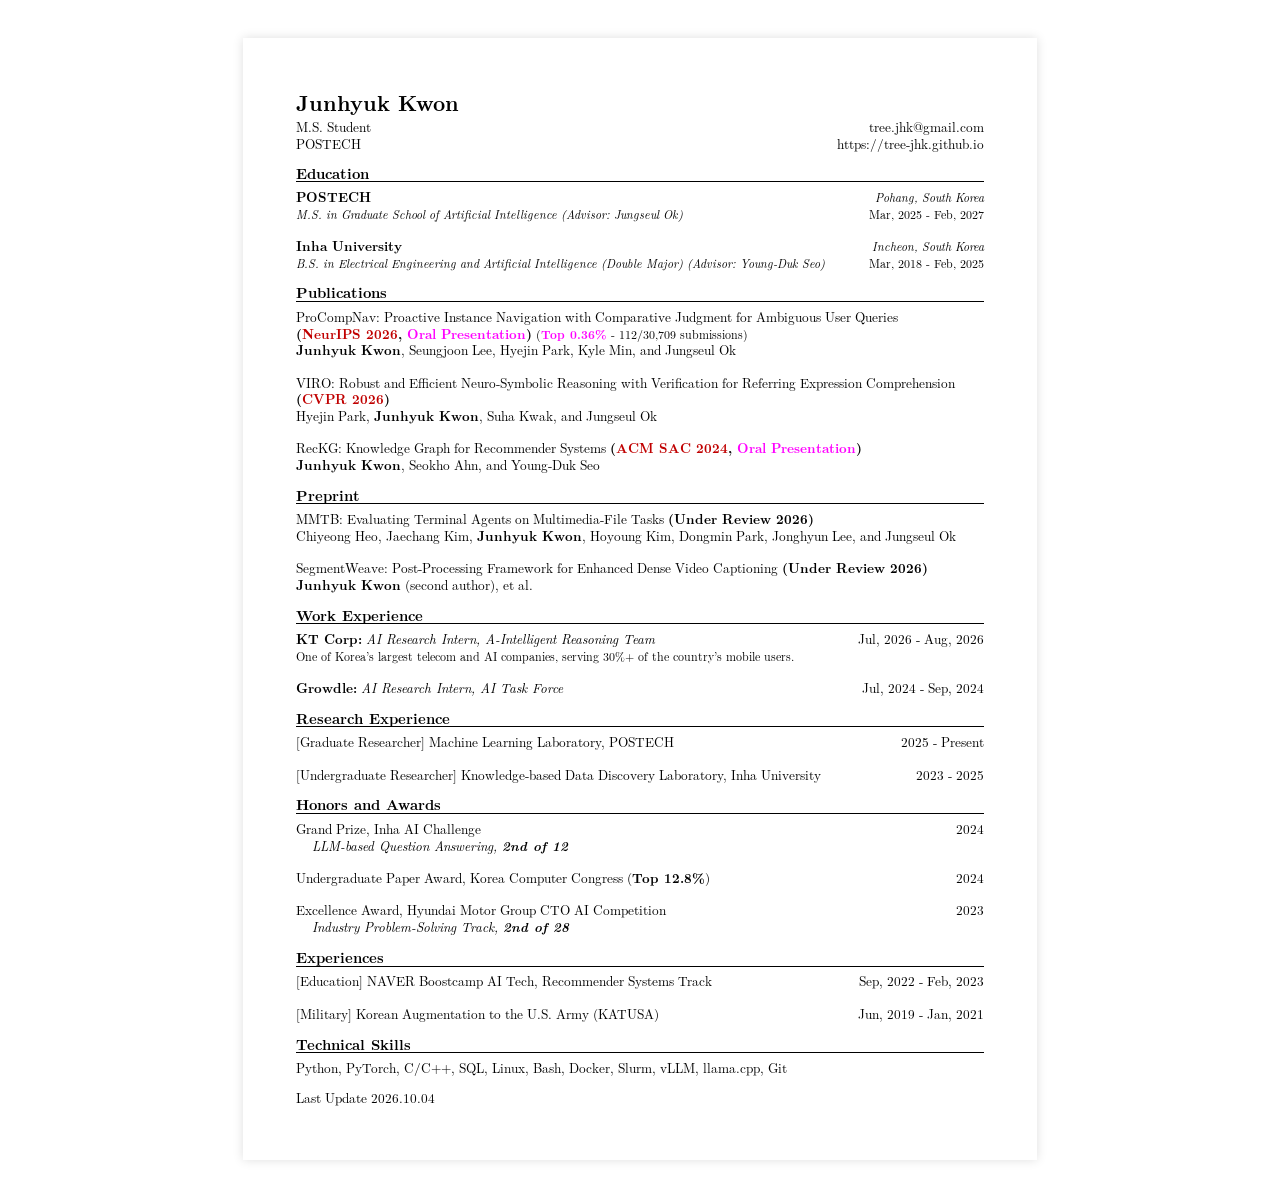
<file: cv.html>
<!doctype html>
<html lang="en">
  <head>
    <meta charset="utf-8">
    <meta name="viewport" content="width=device-width, initial-scale=1">
    <meta name="description" content="Curriculum vitae of Junhyuk Kwon">
    <title>Junhyuk Kwon — Curriculum Vitae</title>
    <link rel="stylesheet" href="assets/css/cv.css">
  </head>
  <body>
    <main class="cv">
      <header class="cv-header">
        <h1>Junhyuk Kwon</h1>
        <div class="header-lines">
          <div>
            M.S. Student<br>
            POSTECH
          </div>
          <address>
            <a href="mailto:tree.jhk@gmail.com">tree.jhk@gmail.com</a><br>
            <a href="https://tree-jhk.github.io/">https://tree-jhk.github.io</a>
          </address>
        </div>
      </header>

      <section>
        <h2>Education</h2>
        <div class="entry education-entry">
          <div class="entry-row primary-row">
            <strong>POSTECH</strong>
            <em>Pohang, South Korea</em>
          </div>
          <div class="entry-row secondary-row">
            <em>M.S. in Graduate School of Artificial Intelligence (Advisor: Jungseul Ok)</em>
            <span>Mar, 2025 - Feb, 2027</span>
          </div>
        </div>
        <div class="entry education-entry">
          <div class="entry-row primary-row">
            <strong>Inha University</strong>
            <em>Incheon, South Korea</em>
          </div>
          <div class="entry-row secondary-row">
            <em>B.S. in Electrical Engineering and Artificial Intelligence (Double Major) (Advisor: Young-Duk Seo)</em>
            <span>Mar, 2018 - Feb, 2025</span>
          </div>
        </div>
      </section>

      <section class="publications">
        <h2>Publications</h2>
        <ol class="publication-list">
          <li>
            <a class="paper-title" href="https://arxiv.org/abs/2605.06223">ProCompNav: Proactive Instance Navigation with Comparative Judgment for Ambiguous User Queries</a> <strong class="publication-status">(<span class="venue-name">NeurIPS 2026</span>, <span class="presentation-type">Oral Presentation</span>)</strong> <span class="selection-rate">(<strong class="presentation-type">Top 0.36%</strong> - 112/30,709 submissions)</span><br>
            <strong>Junhyuk Kwon</strong>, Seungjoon Lee, Hyejin Park, Kyle Min, and Jungseul Ok
          </li>
          <li>
            <a class="paper-title" href="https://openaccess.thecvf.com/content/CVPR2026/html/Park_VIRO_Robust_and_Efficient_Neuro-Symbolic_Reasoning_with_Verification_for_Referring_CVPR_2026_paper.html">VIRO: Robust and Efficient Neuro-Symbolic Reasoning with Verification for Referring Expression Comprehension</a> <strong class="publication-status">(<span class="venue-name">CVPR 2026</span>)</strong><br>
            Hyejin Park, <strong>Junhyuk Kwon</strong>, Suha Kwak, and Jungseul Ok
          </li>
          <li>
            <a class="paper-title" href="https://doi.org/10.1145/3605098.3636009">RecKG: Knowledge Graph for Recommender Systems</a> <strong class="publication-status">(<span class="venue-name">ACM SAC 2024</span>, <span class="presentation-type">Oral Presentation</span>)</strong><br>
            <strong>Junhyuk Kwon</strong>, Seokho Ahn, and Young-Duk Seo
          </li>
        </ol>

      </section>

      <section class="preprints">
        <h2>Preprint</h2>
        <ol class="publication-list">
          <li>
            <a class="paper-title" href="https://arxiv.org/abs/2605.10966">MMTB: Evaluating Terminal Agents on Multimedia-File Tasks</a> <strong class="publication-status review-status">(Under Review 2026)</strong><br>
            Chiyeong Heo, Jaechang Kim, <strong>Junhyuk Kwon</strong>, Hoyoung Kim, Dongmin Park, Jonghyun Lee, and Jungseul Ok
          </li>
          <li>
            <span class="paper-title">SegmentWeave: Post-Processing Framework for Enhanced Dense Video Captioning</span> <strong class="publication-status review-status">(Under Review 2026)</strong><br>
            <strong>Junhyuk Kwon</strong> (second author), et al.
          </li>
        </ol>
      </section>

      <section class="work-experience">
        <h2>Work Experience</h2>
        <div class="work-entry">
          <div class="work-heading">
            <span><strong>KT Corp:</strong> <em>AI Research Intern, A-Intelligent Reasoning Team</em></span>
            <span>Jul, 2026 - Aug, 2026</span>
          </div>
          <div class="detail">One of Korea’s largest telecom and AI companies, serving 30%+ of the country’s mobile users.</div>
        </div>
        <div class="work-entry">
          <div class="work-heading">
            <span><strong>Growdle:</strong> <em>AI Research Intern, AI Task Force</em></span>
            <span>Jul, 2024 - Sep, 2024</span>
          </div>
        </div>
      </section>

      <section class="research-experience">
        <h2>Research Experience</h2>
        <ul class="bullet-list dated-list">
          <li>
            <div class="dated-row">
              <span>[Graduate Researcher] Machine Learning Laboratory, POSTECH</span>
              <span>2025 - Present</span>
            </div>
          </li>
          <li>
            <div class="dated-row">
              <span>[Undergraduate Researcher] Knowledge-based Data Discovery Laboratory, Inha University</span>
              <span>2023 - 2025</span>
            </div>
          </li>
        </ul>
      </section>

      <section class="honors">
        <h2>Honors and Awards</h2>
        <ul class="bullet-list award-list dated-list">
          <li>
            <div class="dated-row">
              <div>
                Grand Prize, Inha AI Challenge
                <div><em>LLM-based Question Answering, <strong>2nd of 12</strong></em></div>
              </div>
              <span>2024</span>
            </div>
          </li>
          <li>
            <div class="dated-row">
              <div>
                Undergraduate Paper Award, Korea Computer Congress (<strong>Top 12.8%</strong>)
              </div>
              <span>2024</span>
            </div>
          </li>
          <li>
            <div class="dated-row">
              <div>
                Excellence Award, Hyundai Motor Group CTO AI Competition
                <div><em>Industry Problem-Solving Track, <strong>2nd of 28</strong></em></div>
              </div>
              <span>2023</span>
            </div>
          </li>
        </ul>
      </section>

      <section class="experiences">
        <h2>Experiences</h2>
        <ul class="bullet-list dated-list">
          <li>
            <div class="dated-row">
              <span>[Education] NAVER Boostcamp AI Tech, Recommender Systems Track</span>
              <span>Sep, 2022 - Feb, 2023</span>
            </div>
          </li>
          <li>
            <div class="dated-row">
              <span>[Military] Korean Augmentation to the U.S. Army (KATUSA)</span>
              <span>Jun, 2019 - Jan, 2021</span>
            </div>
          </li>
        </ul>
      </section>

      <section>
        <h2>Technical Skills</h2>
        <ul class="bullet-list compact-bullets">
          <li>Python, PyTorch, C/C++, SQL, Linux, Bash, Docker, Slurm, vLLM, llama.cpp, Git</li>
        </ul>
      </section>

      <p class="last-update">Last Update 2026.10.04</p>

    </main>
  </body>
</html>
</file>
<file: assets/css/main.css>
:root {
  --bg: #ffffff;
  --surface: #f7f7f8;
  --text: #2c2c2c;
  --muted: #6c6c6c;
  --line: #e7e7e7;
  --accent: #1593a5;
  --accent-dark: #0c7180;
  --oral-accent: #2563eb;
  --author-accent: #3f83d8;
  --nav-bg: rgba(255, 255, 255, 0.94);
  color-scheme: light;
}

[data-theme="dark"] {
  --bg: #1c1c1d;
  --surface: #262628;
  --text: #e8e8e8;
  --muted: #aaaaad;
  --line: #3a3a3d;
  --accent: #4fc3d2;
  --accent-dark: #81dbe6;
  --oral-accent: #60a5fa;
  --author-accent: #8ab4f8;
  --nav-bg: rgba(28, 28, 29, 0.94);
  color-scheme: dark;
}

* { box-sizing: border-box; }

html {
  scroll-behavior: smooth;
  scroll-padding-top: 5.5rem;
}

body {
  margin: 0;
  overflow-x: hidden;
  background: var(--bg);
  color: var(--text);
  font-family: "Roboto", -apple-system, BlinkMacSystemFont, "Segoe UI", "Apple SD Gothic Neo", "Malgun Gothic", sans-serif;
  font-size: 1rem;
  font-weight: 300;
  line-height: 1.62;
  transition: background-color 180ms ease, color 180ms ease;
}

a {
  color: var(--accent);
  text-decoration: none;
}

a:hover, a:focus-visible {
  color: var(--accent-dark);
  text-decoration: underline;
}

.container {
  width: calc(100% - 2rem);
  max-width: 930px;
  margin-inline: auto;
}

.site-header {
  position: fixed;
  z-index: 20;
  top: 0;
  left: 0;
  width: 100%;
  border-bottom: 1px solid var(--line);
  background: var(--nav-bg);
  backdrop-filter: blur(10px);
}

.nav {
  display: flex;
  min-height: 3.75rem;
  align-items: center;
  justify-content: space-between;
}

.brand {
  color: var(--text);
  font-size: 1.08rem;
  font-weight: 300;
  letter-spacing: -0.01em;
}

.brand:hover { color: var(--text); text-decoration: none; }
.brand strong { font-weight: 700; }

.nav-links {
  display: flex;
  align-items: center;
  gap: 1.45rem;
}

.nav-links > a {
  position: relative;
  color: var(--muted);
  font-size: 0.92rem;
  font-weight: 400;
}

.nav-links > a:hover,
.nav-links > a.active {
  color: var(--text);
  text-decoration: none;
}

.nav-links > a.active::after {
  position: absolute;
  right: 0;
  bottom: -1.18rem;
  left: 0;
  height: 2px;
  background: var(--accent);
  content: "";
}

.language-switch {
  display: flex;
  gap: 0.12rem;
  padding: 0.15rem;
  border: 1px solid var(--line);
  border-radius: 6px;
}

.language-option {
  display: grid;
  min-width: 2rem;
  min-height: 1.8rem;
  padding: 0.15rem 0.3rem;
  border-radius: 3px;
  color: var(--muted);
  font-size: 0.75rem;
  font-weight: 500;
  line-height: 1;
  place-items: center;
}

.language-option:hover {
  color: var(--accent-dark);
  text-decoration: none;
}

.language-option[aria-current="page"] {
  background: var(--surface);
  color: var(--accent-dark);
}

.language-option:focus-visible,
.theme-toggle:focus-visible {
  outline: 2px solid var(--accent);
  outline-offset: 3px;
}

html:lang(ko) .bio p { word-break: keep-all; }

.theme-toggle {
  display: grid;
  width: 2rem;
  height: 2rem;
  padding: 0.35rem;
  border: 0;
  background: transparent;
  color: var(--muted);
  cursor: pointer;
  place-items: center;
}

.theme-toggle:hover { color: var(--accent); }
.theme-toggle svg { width: 1.15rem; fill: currentColor; }

main { padding-top: 7.2rem; }

.beyond-page { max-width: 760px; }

.beyond-page h1 {
  margin: 0 0 0.65rem;
  font-size: clamp(2rem, 4vw, 2.62rem);
  font-weight: 400;
  letter-spacing: -0.035em;
  line-height: 1.2;
}

.beyond-intro { margin: 0 0 2rem; color: var(--muted); }
.beyond-list { margin: 0; }

.beyond-item {
  display: grid;
  grid-template-columns: 200px minmax(0, 1fr);
  gap: 1.5rem;
  padding: 1.35rem 0;
  border-top: 1px solid var(--line);
}

.beyond-item dt {
  display: flex;
  align-items: center;
  gap: 0.65rem;
  font-weight: 500;
}

.beyond-icon {
  display: block;
  flex: 0 0 44px;
  width: 44px;
  height: 44px;
  object-fit: contain;
}

.beyond-item dt span { min-width: 0; }
.beyond-item dd { margin: 0; overflow-wrap: anywhere; }
html:lang(ko) .beyond-item dd { word-break: keep-all; }

.about-section {
  display: grid;
  grid-template-columns: 210px minmax(0, 1fr);
  gap: 3.1rem;
  align-items: start;
}

.profile-wrap { padding-top: 1.1rem; text-align: center; }

.profile-photo {
  display: block;
  width: 205px;
  height: 205px;
  border-radius: 50%;
  box-shadow: 0 4px 14px rgba(0, 0, 0, 0.13);
  object-fit: cover;
  object-position: center 28%;
}

.social-links {
  display: flex;
  justify-content: center;
  gap: 0.82rem;
  margin-top: 1rem;
}

.social-links a {
  display: grid;
  width: 1.45rem;
  height: 1.45rem;
  color: var(--muted);
  place-items: center;
}

.social-links a:hover { color: var(--accent); }
.social-links svg { width: 1.2rem; fill: currentColor; }

.bio h1 {
  margin: 0 0 1.5rem;
  font-size: clamp(2rem, 4vw, 2.62rem);
  font-weight: 300;
  letter-spacing: -0.045em;
  line-height: 1.1;
}

.bio { min-width: 0; }
.bio p { overflow-wrap: anywhere; }
.bio h1 strong { font-weight: 700; }
.bio p { margin: 0 0 1rem; }
.bio strong { font-weight: 500; }

.content-section {
  margin-top: 3.55rem;
  scroll-margin-top: 5rem;
}

.content-section h2 {
  margin: 0 0 1.35rem;
  padding-bottom: 0.28rem;
  border-bottom: 1px solid var(--line);
  font-size: 1.62rem;
  font-weight: 400;
  letter-spacing: -0.025em;
}

.content-section h3 {
  margin: 1.6rem 0 0.7rem;
  font-size: 1.03rem;
  font-weight: 500;
}

.table-wrap { overflow-x: auto; }

.timeline-table {
  width: 100%;
  border-collapse: collapse;
}

.timeline-table th,
.timeline-table td {
  padding: 0.38rem 0.5rem 0.38rem 0;
  border: 0;
  vertical-align: top;
  text-align: left;
}

.timeline-table th {
  width: 156px;
  color: var(--muted);
  font-size: 0.89rem;
  font-weight: 400;
  white-space: nowrap;
}

.news-icon {
  display: inline-block;
  width: 1.65rem;
  font-family: "Apple Color Emoji", "Segoe UI Emoji", "Noto Color Emoji", sans-serif;
}

.news-oral { color: var(--oral-accent); }

.selection-rate {
  color: var(--muted);
  font-size: 0.85em;
}

.selection-rate strong,
#honors strong { font-weight: 700; }

.education-table th { width: 190px; }

.publication-list {
  margin: 0;
  padding: 0;
  list-style: none;
}

.publication-list li {
  margin: 0;
  padding: 1.5rem 0;
  border-bottom: 1px solid var(--line);
}

.publication-list li:first-child { padding-top: 0; }
.publication-list li:last-child { padding-bottom: 0; border-bottom: 0; }

.publication-card {
  display: grid;
  grid-template-columns: 260px minmax(0, 1fr);
  align-items: start;
  gap: 1.5rem;
}

.paper-details { min-width: 0; }

.paper-figure {
  position: relative;
  display: grid;
  width: 100%;
  aspect-ratio: 16 / 9;
  padding: 0.6rem;
  overflow: hidden;
  border: 1px solid var(--line);
  border-radius: 6px;
  background: #ffffff;
  cursor: zoom-in;
  place-items: center;
}

.paper-figure img {
  display: block;
  width: 100%;
  height: 100%;
  min-height: 0;
  object-fit: contain;
}

.paper-figure::after {
  position: absolute;
  right: 0.25rem;
  bottom: 0.15rem;
  color: #6c6c6c;
  font-size: 0.8rem;
  content: "↗";
}

.paper-figure:hover { border-color: var(--accent); }
.paper-figure:focus-visible { outline: 2px solid var(--accent); outline-offset: 3px; }

.paper-title {
  font-weight: 500;
  line-height: 1.45;
}

.authors { margin-top: 0.12rem; }
.authors strong {
  color: var(--author-accent);
  font-weight: 500;
}
.venue { color: var(--muted); }
.venue em { color: var(--text); }

.highlight {
  color: var(--accent-dark);
  font-style: normal;
  font-weight: 500;
}

.paper-links {
  display: flex;
  flex-wrap: wrap;
  gap: 0.35rem;
  margin-top: 0.42rem;
}

.paper-links a {
  padding: 0.13rem 0.48rem;
  border: 1px solid var(--line);
  border-radius: 3px;
  color: var(--text);
  font-size: 0.74rem;
  font-weight: 400;
  line-height: 1.5;
}

.paper-links a:hover {
  border-color: var(--accent);
  color: var(--accent);
  text-decoration: none;
}

.compact-list li { margin-bottom: 0.9rem; }

.experience-group { margin-bottom: 1.3rem; }
.experience-group h3 { margin-top: 0; }
.experience-table th { width: 190px; }
.experience-group strong { font-weight: 500; }

footer {
  margin-top: 4.2rem;
  padding: 1.35rem 0 2.1rem;
  border-top: 1px solid var(--line);
  color: var(--muted);
  font-size: 0.78rem;
  text-align: center;
}

footer p { margin: 0; }

@media (max-width: 700px) {
  .container { width: calc(100% - 2.2rem); }
  main { padding-top: 6.4rem; }

  .about-section {
    grid-template-columns: 1fr;
    gap: 1.7rem;
  }

  .profile-wrap { padding-top: 0; }
  .profile-photo { width: 180px; height: 180px; margin: 0 auto; }
  .bio h1 { text-align: center; }
  .content-section { margin-top: 3rem; }
  .timeline-table th { width: 120px; white-space: normal; }
  .education-table th,
  .experience-table th { width: 145px; }
  .publication-card { grid-template-columns: minmax(0, 1fr); gap: 0.85rem; }
  .paper-figure { aspect-ratio: auto; }
  .paper-figure img { height: auto; max-height: 280px; }
  .beyond-item { grid-template-columns: minmax(0, 1fr); gap: 0.35rem; }
}

@media (max-width: 470px) {
  .nav { flex-wrap: wrap; gap: 0.15rem; padding-block: 0.4rem; }
  .brand { font-size: 1rem; }
  .brand { flex-basis: 100%; }
  .nav-links { width: 100%; justify-content: space-between; gap: 0.65rem; }
  .nav-links > a { font-size: 0.85rem; }
  .nav-links > a.active::after { bottom: -0.45rem; }

  .timeline-table tr {
    display: grid;
    margin-bottom: 0.65rem;
  }

  .timeline-table th,
  .timeline-table td { width: auto; padding: 0; }
  .timeline-table th { margin-bottom: 0.12rem; }
}

@media (max-width: 359px) {
  .nav-links { gap: 0.35rem; }
  .brand { font-size: 0.9rem; }
  .language-option { min-width: 1.7rem; }
}

@media (prefers-reduced-motion: reduce) {
  html { scroll-behavior: auto; }
  * { transition: none !important; }
}
</file>
<file: assets/css/cv.css>
@font-face {
  font-family: "Latin Modern Roman";
  src: url("../fonts/lmroman10-regular.otf") format("opentype");
  font-style: normal;
  font-weight: 400;
}

@font-face {
  font-family: "Latin Modern Roman";
  src: url("../fonts/lmroman10-bold.otf") format("opentype");
  font-style: normal;
  font-weight: 700;
}

@font-face {
  font-family: "Latin Modern Roman";
  src: url("../fonts/lmroman10-italic.otf") format("opentype");
  font-style: italic;
  font-weight: 400;
}

@font-face {
  font-family: "Latin Modern Roman";
  src: url("../fonts/lmroman10-bolditalic.otf") format("opentype");
  font-style: italic;
  font-weight: 700;
}

@page {
  size: A4;
  margin: 14mm 14mm 10mm;
}

@page:first {
  margin-top: 14mm;
}

* { box-sizing: border-box; }

html {
  background: #fff;
  color: #000;
  font-family: "Latin Modern Roman", "Times New Roman", serif;
  font-size: 10pt;
  line-height: 1.245;
}

body { margin: 0; }

.cv {
  width: 100%;
  max-width: 182mm;
  margin: 0 auto;
}

a {
  color: inherit;
  text-decoration: none;
}

strong { font-weight: 700; }
em { font-style: italic; }

.cv-header {
  margin: 0 0 3.2mm;
}

.cv-header h1 {
  margin: 0 0 1.5mm;
  font-size: 16pt;
  font-weight: 700;
  line-height: 1.08;
}

.header-lines {
  display: grid;
  grid-template-columns: 1fr 1fr;
  align-items: end;
  line-height: 1.24;
}

.header-lines address {
  font-style: normal;
  text-align: right;
}

section {
  margin: 0 0 3.5mm;
}

section > h2 {
  margin: 0 0 1.8mm;
  padding: 0 0 0.25mm;
  border-bottom: 0.4pt solid #000;
  font-size: 11pt;
  font-weight: 700;
  line-height: 1.08;
}

section > h3 {
  margin: 2.7mm 0 1.7mm;
  font-size: 10pt;
  font-weight: 700;
  line-height: 1.1;
}

.entry {
  margin-bottom: 4.2mm;
  break-inside: avoid;
}

.entry:last-child { margin-bottom: 0; }

.entry-row {
  display: grid;
  grid-template-columns: minmax(0, 1fr) auto;
  column-gap: 6mm;
  align-items: baseline;
}

.entry-row > :last-child { text-align: right; }
.primary-row { font-size: 10pt; }
.primary-row > em { font-size: 9pt; }

.secondary-row,
.detail {
  font-size: 9pt;
  line-height: 1.35;
}

.education-entry { margin-bottom: 4.4mm; }

.work-entry {
  margin-bottom: 4.2mm;
  break-inside: avoid;
}

.work-entry:last-child { margin-bottom: 0; }

.work-heading {
  display: grid;
  grid-template-columns: minmax(0, 1fr) auto;
  column-gap: 6mm;
  align-items: baseline;
  font-size: 10pt;
}

.work-heading > :last-child {
  white-space: nowrap;
  text-align: right;
}

.work-experience { break-inside: avoid; }

.research-experience { break-inside: avoid; }

.honors { break-inside: avoid; }

.experiences { break-inside: avoid; }

.publication-list {
  margin: 0;
  padding-left: 0;
  list-style: none;
}

.publication-list li {
  margin: 0 0 4.2mm;
  padding-left: 0;
  break-inside: avoid;
}

.publication-list li:last-child { margin-bottom: 0; }
.paper-title { font-weight: 400; }
.publication-status { white-space: nowrap; }
.venue-name { color: #c00000; }
.presentation-type { color: #ff00ff; }
.review-status { color: #000; }
.selection-rate {
  font-size: 9pt;
  white-space: nowrap;
}

.bullet-list {
  margin: 0;
  padding-left: 0;
  list-style: none;
}

.bullet-list li {
  margin: 0 0 4.2mm;
  padding-left: 0;
  break-inside: avoid;
}

.bullet-list li:last-child { margin-bottom: 0; }
.dated-row {
  display: grid;
  grid-template-columns: minmax(0, 1fr) auto;
  column-gap: 6mm;
  align-items: baseline;
}

.dated-row > :last-child {
  white-space: nowrap;
  text-align: right;
}

.award-list .dated-row > div > div { margin-left: 4.1mm; }
.compact-bullets li { margin-bottom: 0; }
.last-update { margin: 3mm 0 0; }

@media screen {
  body {
    width: 210mm;
    min-height: 297mm;
    margin: 10mm auto;
    padding: 14mm;
    box-shadow: 0 0 10px rgba(0, 0, 0, 0.13);
  }
}

@media print {
  body { margin: 0; }
}
</file>
